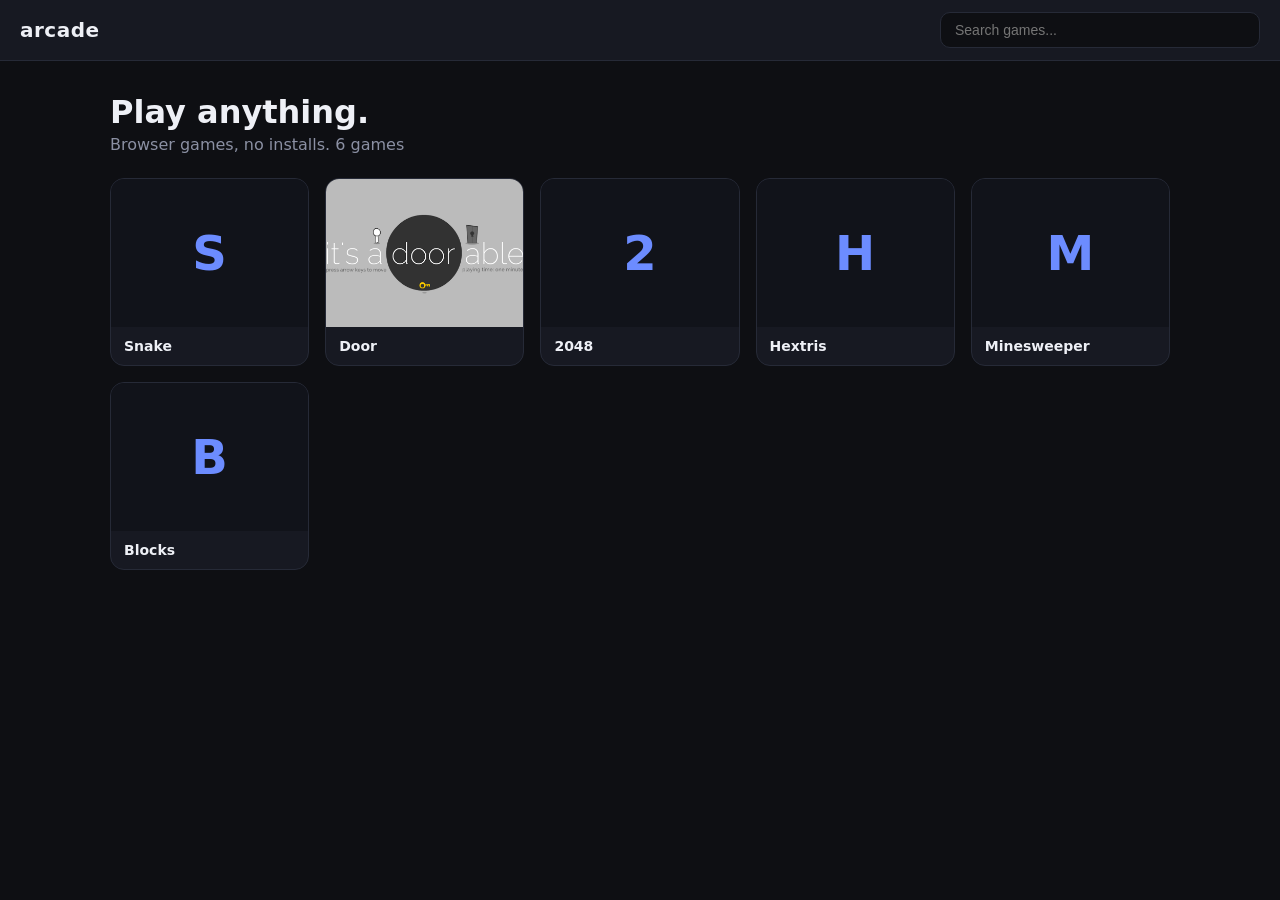
<file: index.html>
<!DOCTYPE html>
<html lang="en">
<head>
<meta charset="UTF-8">
<meta name="viewport" content="width=device-width, initial-scale=1">
<title>Arcade</title>
<link rel="stylesheet" href="style.css">
</head>
<body>
<header class="bar">
  <div class="logo">arcade</div>
  <input id="q" class="search" type="search" placeholder="Search games..." autocomplete="off">
</header>

<main>
  <section class="hero">
    <h1>Play anything.</h1>
    <p>Browser games, no installs. <span id="count"></span></p>
  </section>
  <div id="grid" class="grid"></div>
  <p id="empty" class="empty" hidden>No games found.</p>
</main>

<script>
fetch('games.json').then(r => r.json()).then(games => {
  const grid = document.getElementById('grid');
  const q = document.getElementById('q');
  const empty = document.getElementById('empty');
  document.getElementById('count').textContent = games.length + ' games';

  function render() {
    const term = q.value.trim().toLowerCase();
    const list = games.filter(g => (g.title + ' ' + (g.tags || []).join(' ')).toLowerCase().includes(term));
    grid.innerHTML = '';
    list.forEach(g => {
      const a = document.createElement('a');
      a.className = 'card';
      a.href = 'play.html?g=' + encodeURIComponent(g.id);
      const thumb = document.createElement('div');
      thumb.className = 'thumb';
      if (g.thumb) {
        const img = document.createElement('img');
        img.src = g.thumb; img.alt = ''; img.loading = 'lazy';
        thumb.appendChild(img);
      } else {
        thumb.textContent = g.title.charAt(0).toUpperCase();
      }
      const t = document.createElement('div');
      t.className = 'title';
      t.textContent = g.title;
      a.append(thumb, t);
      grid.appendChild(a);
    });
    empty.hidden = list.length > 0;
  }
  q.addEventListener('input', render);
  render();
});
</script>
</body>
</html>
</file>
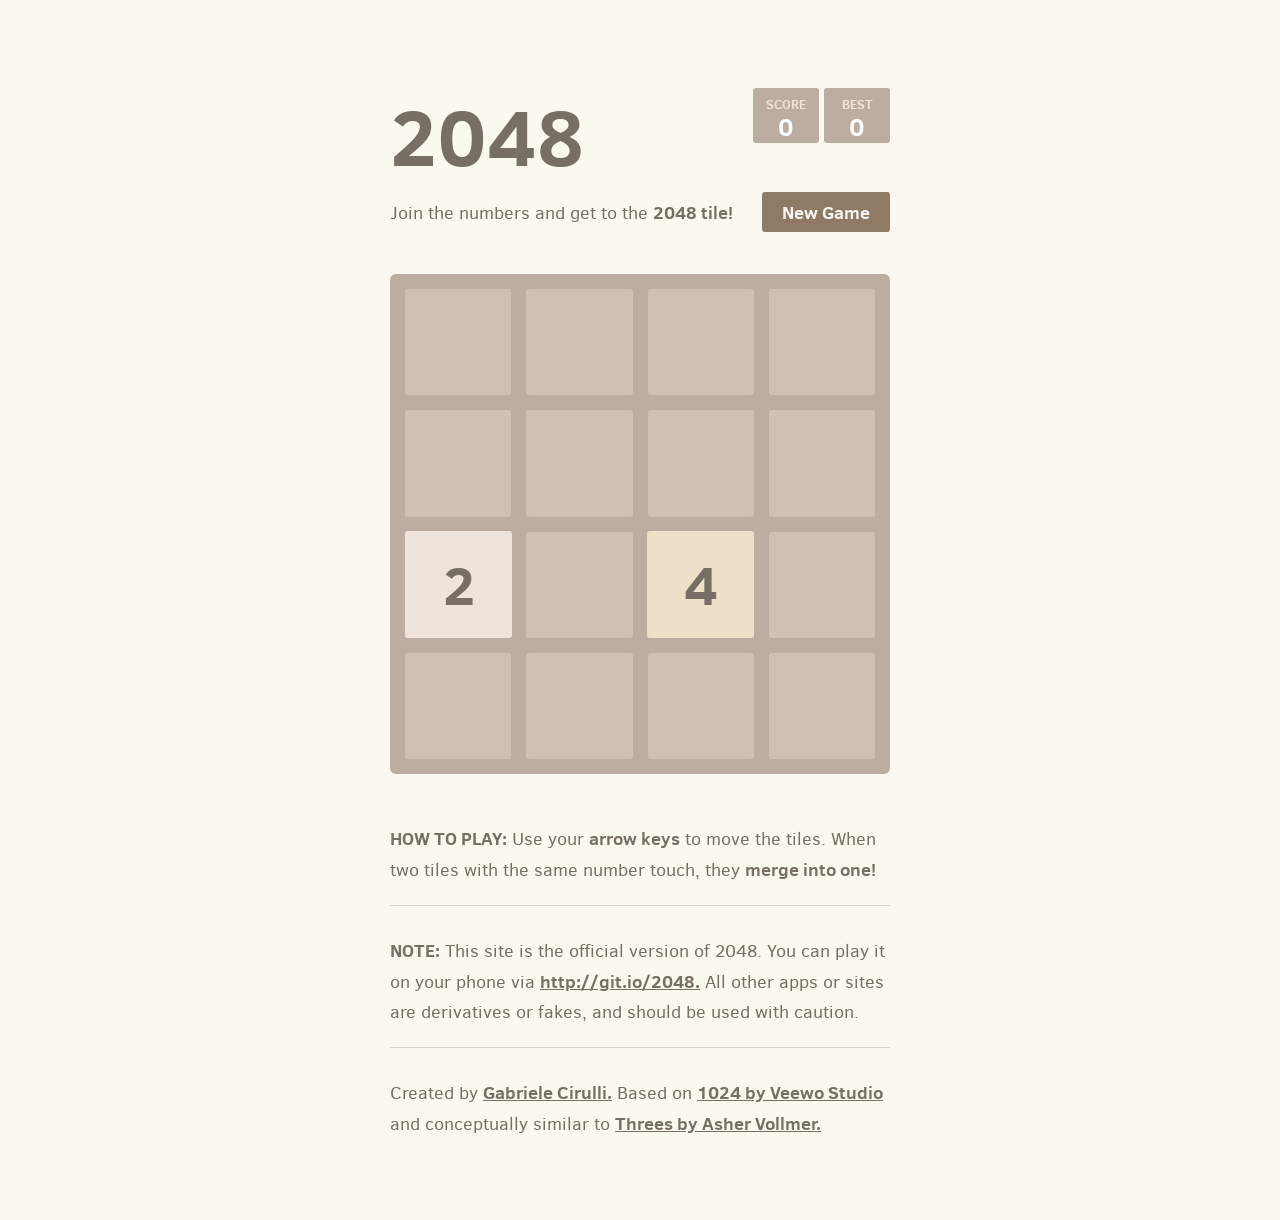
<file: games/2048/index.html>
<!DOCTYPE html>
<html>
<head>
  <meta charset="utf-8">
  <title>2048</title>

  <link href="style/main.css" rel="stylesheet" type="text/css">
  <link rel="shortcut icon" href="favicon.ico">
  <link rel="apple-touch-icon" href="meta/apple-touch-icon.png">
  <link rel="apple-touch-startup-image" href="meta/apple-touch-startup-image-640x1096.png" media="(device-width: 320px) and (device-height: 568px) and (-webkit-device-pixel-ratio: 2)"> <!-- iPhone 5+ -->
  <link rel="apple-touch-startup-image" href="meta/apple-touch-startup-image-640x920.png"  media="(device-width: 320px) and (device-height: 480px) and (-webkit-device-pixel-ratio: 2)"> <!-- iPhone, retina -->
  <meta name="apple-mobile-web-app-capable" content="yes">
  <meta name="apple-mobile-web-app-status-bar-style" content="black">

  <meta name="HandheldFriendly" content="True">
  <meta name="MobileOptimized" content="320">
  <meta name="viewport" content="width=device-width, target-densitydpi=160dpi, initial-scale=1.0, maximum-scale=1, user-scalable=no, minimal-ui">
</head>
<body>
  <div class="container">
    <div class="heading">
      <h1 class="title">2048</h1>
      <div class="scores-container">
        <div class="score-container">0</div>
        <div class="best-container">0</div>
      </div>
    </div>

    <div class="above-game">
      <p class="game-intro">Join the numbers and get to the <strong>2048 tile!</strong></p>
      <a class="restart-button">New Game</a>
    </div>

    <div class="game-container">
      <div class="game-message">
        <p></p>
        <div class="lower">
	        <a class="keep-playing-button">Keep going</a>
          <a class="retry-button">Try again</a>
        </div>
      </div>

      <div class="grid-container">
        <div class="grid-row">
          <div class="grid-cell"></div>
          <div class="grid-cell"></div>
          <div class="grid-cell"></div>
          <div class="grid-cell"></div>
        </div>
        <div class="grid-row">
          <div class="grid-cell"></div>
          <div class="grid-cell"></div>
          <div class="grid-cell"></div>
          <div class="grid-cell"></div>
        </div>
        <div class="grid-row">
          <div class="grid-cell"></div>
          <div class="grid-cell"></div>
          <div class="grid-cell"></div>
          <div class="grid-cell"></div>
        </div>
        <div class="grid-row">
          <div class="grid-cell"></div>
          <div class="grid-cell"></div>
          <div class="grid-cell"></div>
          <div class="grid-cell"></div>
        </div>
      </div>

      <div class="tile-container">

      </div>
    </div>

    <p class="game-explanation">
      <strong class="important">How to play:</strong> Use your <strong>arrow keys</strong> to move the tiles. When two tiles with the same number touch, they <strong>merge into one!</strong>
    </p>
    <hr>
    <p>
    <strong class="important">Note:</strong> This site is the official version of 2048. You can play it on your phone via <a href="http://git.io/2048">http://git.io/2048.</a> All other apps or sites are derivatives or fakes, and should be used with caution.
    </p>
    <hr>
    <p>
    Created by <a href="http://gabrielecirulli.com" target="_blank">Gabriele Cirulli.</a> Based on <a href="https://itunes.apple.com/us/app/1024!/id823499224" target="_blank">1024 by Veewo Studio</a> and conceptually similar to <a href="http://asherv.com/threes/" target="_blank">Threes by Asher Vollmer.</a>
    </p>
  </div>

  <script src="js/bind_polyfill.js"></script>
  <script src="js/classlist_polyfill.js"></script>
  <script src="js/animframe_polyfill.js"></script>
  <script src="js/keyboard_input_manager.js"></script>
  <script src="js/html_actuator.js"></script>
  <script src="js/grid.js"></script>
  <script src="js/tile.js"></script>
  <script src="js/local_storage_manager.js"></script>
  <script src="js/game_manager.js"></script>
  <script src="js/application.js"></script>
</body>
</html>
</file>
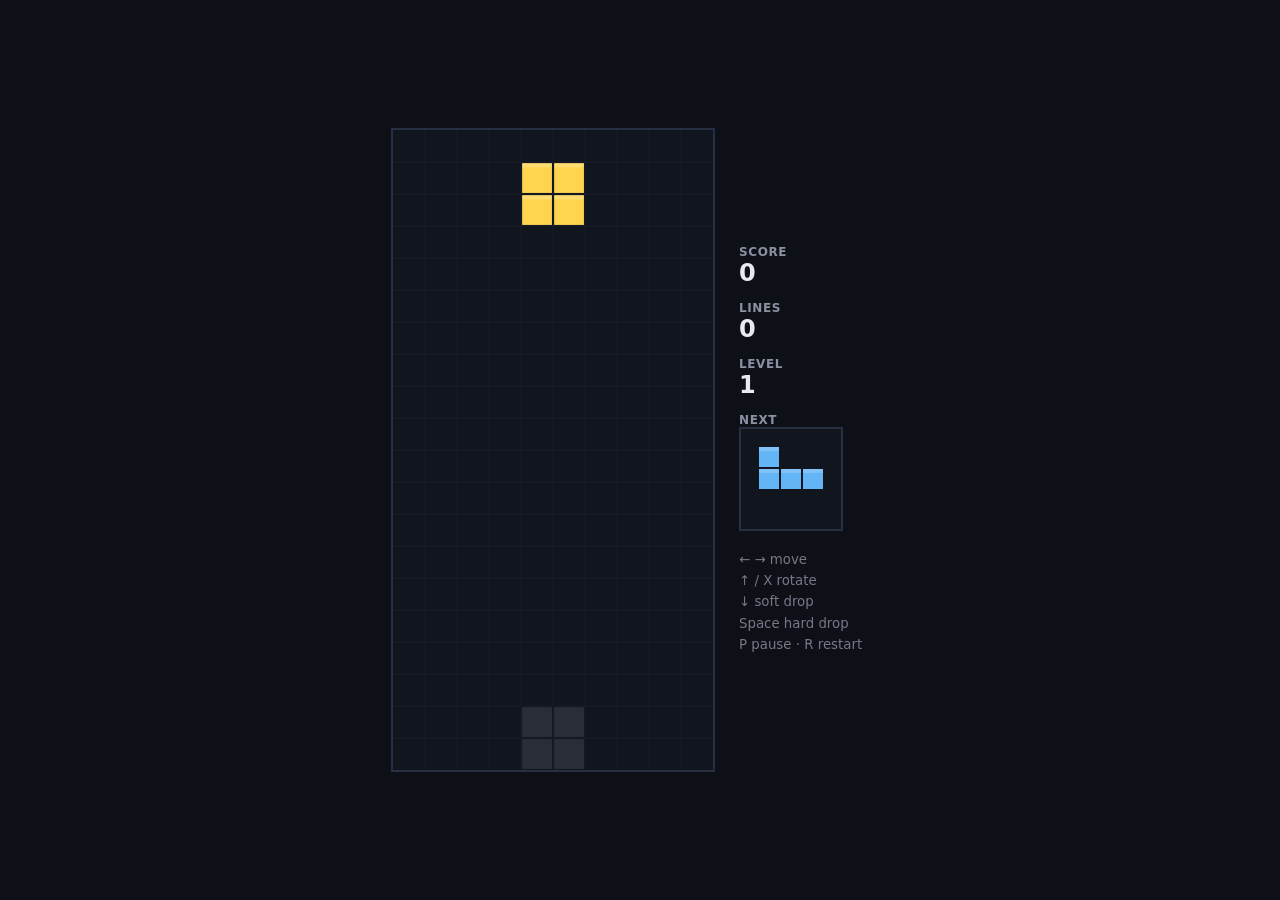
<file: games/blocks/index.html>
<!DOCTYPE html>
<html><head><meta charset="utf-8"><meta name="viewport" content="width=device-width,initial-scale=1">
<title>Blocks</title>
<style>
html,body{margin:0;height:100%;background:#0d1017;color:#e8eaf0;font-family:system-ui,sans-serif;display:flex;align-items:center;justify-content:center;gap:24px}
canvas{background:#11151e;border:2px solid #263042;height:min(88vh,640px);width:auto;aspect-ratio:1/2}
#side{width:150px}
#side div{margin-bottom:14px}
#side b{display:block;font-size:12px;color:#8b90a3;font-weight:600;text-transform:uppercase;letter-spacing:.6px}
#side span{font-size:24px;font-weight:800}
#next{width:100px;height:100px;aspect-ratio:1;border:2px solid #263042}
small{color:#778;display:block;line-height:1.6}
</style></head><body>
<canvas id="c" width="300" height="600"></canvas>
<div id="side">
  <div><b>Score</b><span id="score">0</span></div>
  <div><b>Lines</b><span id="lines">0</span></div>
  <div><b>Level</b><span id="level">1</span></div>
  <div><b>Next</b><canvas id="next" width="100" height="100" style="height:100px"></canvas></div>
  <small>&larr; &rarr; move<br>&uarr; / X rotate<br>&darr; soft drop<br>Space hard drop<br>P pause &middot; R restart</small>
</div>
<script>
const COLS=10,ROWS=20,S=30;
const c=document.getElementById('c'),x=c.getContext('2d');
const nc=document.getElementById('next'),nx=nc.getContext('2d');
const SHAPES={
  I:[[0,0,0,0],[1,1,1,1],[0,0,0,0],[0,0,0,0]],
  O:[[1,1],[1,1]],
  T:[[0,1,0],[1,1,1],[0,0,0]],
  S:[[0,1,1],[1,1,0],[0,0,0]],
  Z:[[1,1,0],[0,1,1],[0,0,0]],
  J:[[1,0,0],[1,1,1],[0,0,0]],
  L:[[0,0,1],[1,1,1],[0,0,0]]
};
const COLORS={I:'#4dd0e1',O:'#ffd54f',T:'#ba68c8',S:'#81c784',Z:'#e57373',J:'#64b5f6',L:'#ffb74d'};
let grid,cur,nextP,score,lines,level,over,paused,bag=[],dropAcc,last;
function rnd(){if(!bag.length){bag=Object.keys(SHAPES);for(let i=bag.length-1;i>0;i--){const j=Math.random()*(i+1)|0;[bag[i],bag[j]]=[bag[j],bag[i]]}}return bag.pop()}
function piece(t){return{t,m:SHAPES[t].map(r=>r.slice()),x:((COLS-SHAPES[t][0].length)/2)|0,y:0}}
function rot(m){const n=m.length;return m.map((_,i)=>m.map((_,j)=>m[n-1-j][i]))}
function hit(p,m=p.m,px=p.x,py=p.y){
  for(let j=0;j<m.length;j++)for(let i=0;i<m[j].length;i++)if(m[j][i]){
    const gx=px+i,gy=py+j;
    if(gx<0||gx>=COLS||gy>=ROWS)return true;
    if(gy>=0&&grid[gy][gx])return true;
  }return false;
}
function reset(){
  grid=Array.from({length:ROWS},()=>Array(COLS).fill(null));
  score=0;lines=0;level=1;over=false;paused=false;bag=[];dropAcc=0;last=performance.now();
  nextP=piece(rnd());spawn();ui();
}
function spawn(){cur=nextP;nextP=piece(rnd());if(hit(cur))over=true}
function ui(){
  document.getElementById('score').textContent=score;
  document.getElementById('lines').textContent=lines;
  document.getElementById('level').textContent=level;
}
function lock(){
  cur.m.forEach((r,j)=>r.forEach((v,i)=>{if(v&&cur.y+j>=0)grid[cur.y+j][cur.x+i]=cur.t}));
  let n=0;
  for(let y=ROWS-1;y>=0;y--)if(grid[y].every(v=>v)){grid.splice(y,1);grid.unshift(Array(COLS).fill(null));n++;y++}
  if(n){score+=[0,100,300,500,800][n]*level;lines+=n;level=1+(lines/10|0)}
  ui();spawn();
}
function move(dx){if(!hit(cur,cur.m,cur.x+dx,cur.y))cur.x+=dx}
function drop(){if(!hit(cur,cur.m,cur.x,cur.y+1)){cur.y++;return true}lock();return false}
function rotate(){
  const m=rot(cur.m);
  for(const k of [0,-1,1,-2,2])if(!hit(cur,m,cur.x+k,cur.y)){cur.m=m;cur.x+=k;return}
}
function hard(){let d=0;while(!hit(cur,cur.m,cur.x,cur.y+1)){cur.y++;d++}score+=d*2;lock()}
function cell(g,px,py,col,s=S){g.fillStyle=col;g.fillRect(px+1,py+1,s-2,s-2);g.fillStyle='rgba(255,255,255,.18)';g.fillRect(px+1,py+1,s-2,4)}
function draw(){
  x.fillStyle='#11151e';x.fillRect(0,0,c.width,c.height);
  x.strokeStyle='#181d29';
  for(let i=1;i<COLS;i++){x.beginPath();x.moveTo(i*S,0);x.lineTo(i*S,c.height);x.stroke()}
  for(let j=1;j<ROWS;j++){x.beginPath();x.moveTo(0,j*S);x.lineTo(c.width,j*S);x.stroke()}
  grid.forEach((r,j)=>r.forEach((v,i)=>{if(v)cell(x,i*S,j*S,COLORS[v])}));
  if(!over){
    let gy=cur.y;while(!hit(cur,cur.m,cur.x,gy+1))gy++;
    cur.m.forEach((r,j)=>r.forEach((v,i)=>{if(v){x.fillStyle='rgba(255,255,255,.1)';x.fillRect((cur.x+i)*S+1,(gy+j)*S+1,S-2,S-2)}}));
    cur.m.forEach((r,j)=>r.forEach((v,i)=>{if(v)cell(x,(cur.x+i)*S,(cur.y+j)*S,COLORS[cur.t])}));
  }
  nx.fillStyle='#11151e';nx.fillRect(0,0,100,100);
  const m=nextP.m,sz=22,ox=(100-m[0].length*sz)/2,oy=(100-m.length*sz)/2;
  m.forEach((r,j)=>r.forEach((v,i)=>{if(v)cell(nx,ox+i*sz,oy+j*sz,COLORS[nextP.t],sz)}));
  if(over||paused){
    x.fillStyle='rgba(0,0,0,.65)';x.fillRect(0,0,c.width,c.height);
    x.fillStyle='#fff';x.textAlign='center';x.font='800 28px system-ui';
    x.fillText(over?'Game over':'Paused',c.width/2,c.height/2-6);
    x.font='600 14px system-ui';x.fillStyle='#aab';
    x.fillText(over?'Press R to play again':'Press P to resume',c.width/2,c.height/2+20);
  }
}
function frame(t){
  const dt=Math.min(100,t-last);last=t;
  if(!over&&!paused){
    dropAcc+=dt;const iv=Math.max(80,800-(level-1)*70);
    while(dropAcc>=iv&&!over){dropAcc-=iv;drop()}
  }
  draw();requestAnimationFrame(frame);
}
addEventListener('keydown',e=>{
  const k=e.key.toLowerCase();
  if(k==='r'){reset();return}
  if(k==='p'){if(!over)paused=!paused;return}
  if(over||paused)return;
  if(k==='arrowleft'||k==='a')move(-1);
  else if(k==='arrowright'||k==='d')move(1);
  else if(k==='arrowdown'||k==='s'){if(drop())score++;ui();dropAcc=0}
  else if(k==='arrowup'||k==='x'||k==='w')rotate();
  else if(k===' ')hard();
  else return;
  e.preventDefault();
});
reset();requestAnimationFrame(frame);
</script></body></html>
</file>
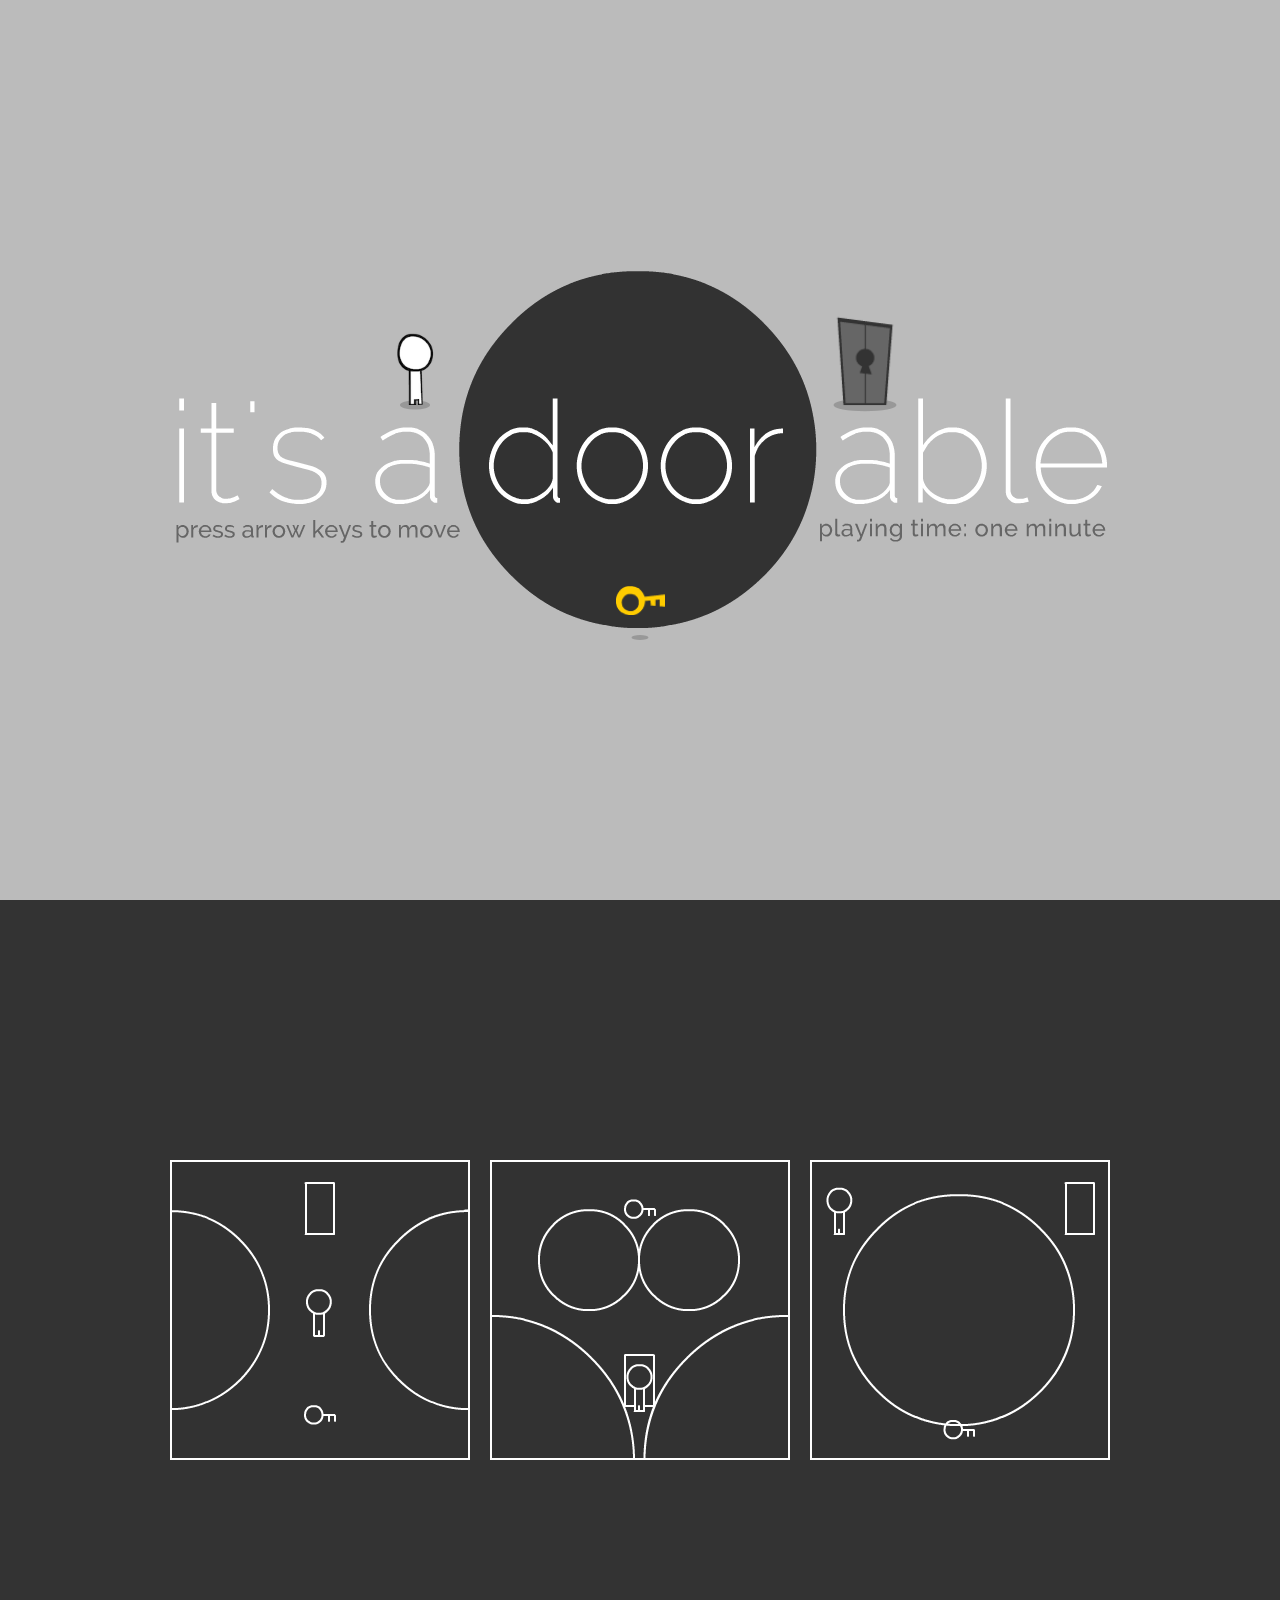
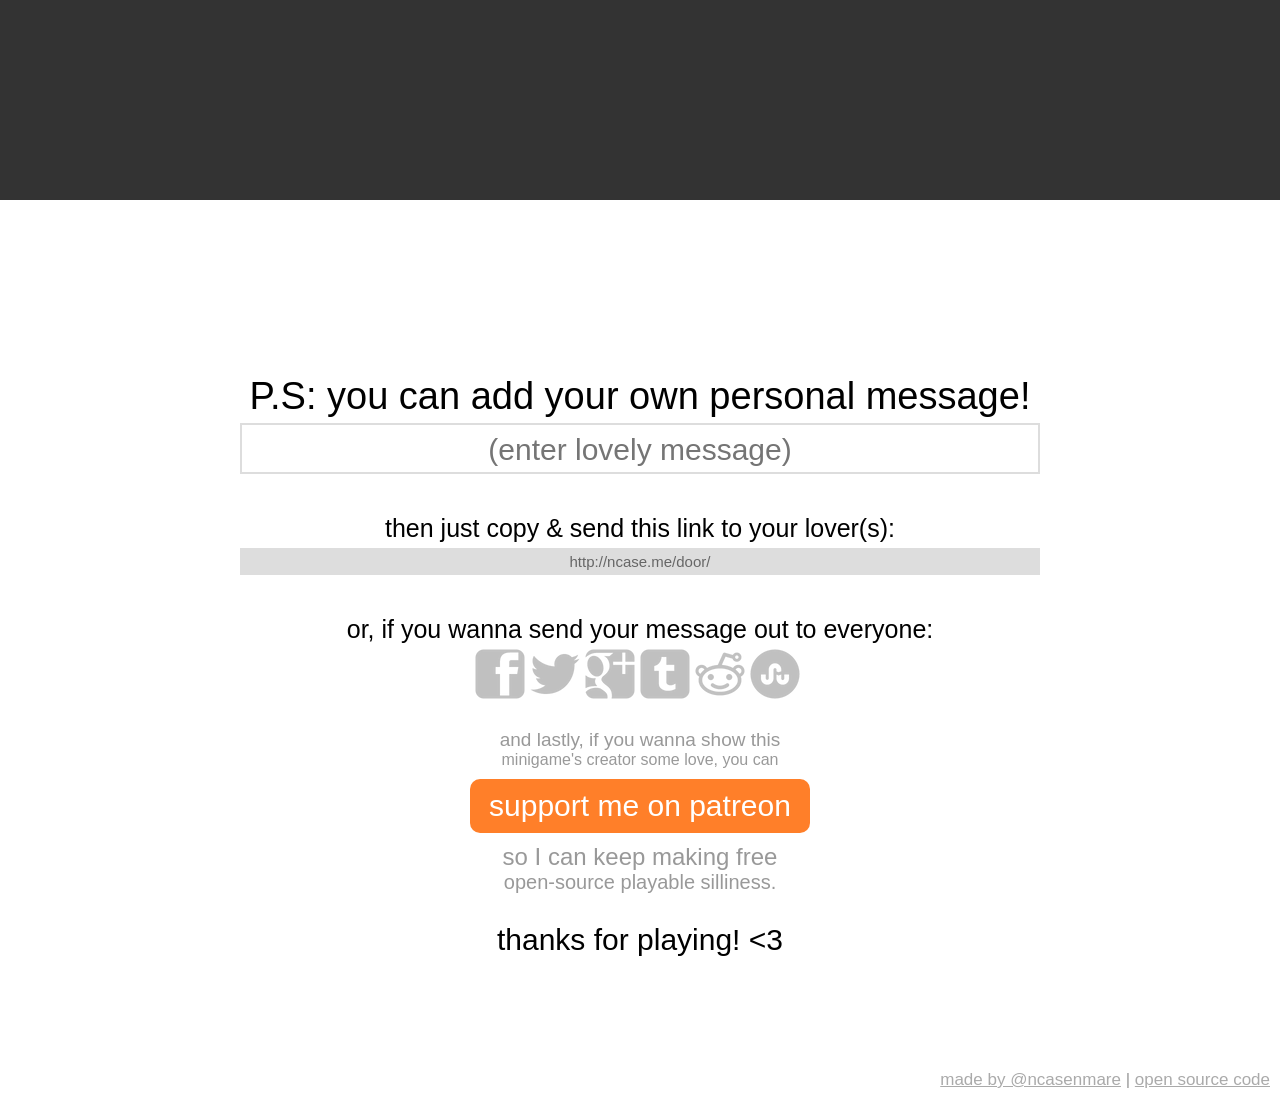
<file: games/door/index.html>
<!doctype>
<html>
<head>

	<!-- Place this data between the <head> tags of your website -->
	<title>it's a(door)able</title>
	<meta name="description" content="a one-minute minigame."/>
	<link rel="icon" type="image/png" href="favicon.png">

	<!-- Schema.org markup for Google+ -->
	<meta itemprop="name" content="it's a(door)able">
	<meta itemprop="description" content="a one-minute minigame.">
	<meta itemprop="image" content="http://ncase.me/door/thumbnail.png">

	<!-- Open Graph data -->
	<meta property="og:title" content="it's a(door)able">
	<meta property="og:type" content="website">
	<meta property="og:url" content="http://ncase.me/door/">
	<meta property="og:image" content="http://ncase.me/door/thumbnail.png">
	<meta property="og:description" content="a one-minute minigame.">
	<meta property="og:site_name" content="it's a(door)able">

	<!-- Style -->
	<link rel="stylesheet" type="text/css" href="css/index.css"> 

</head>
<body>

	<div id="loading"><div>LOADING</div></div>

	<div id="whole_container">

		<!--span style="display:none"-->
		<div id="screen_one">
			<canvas id="canvas_intro"></canvas>
		</div>

		<div id="screen_two">
			<div id="canvas_container">

				<canvas id="canvas_1" width="300" height="380"></canvas>
				<canvas id="canvas_2" width="300" height="380"></canvas>
				<canvas id="canvas_3" width="300" height="380" style="margin:0"></canvas>
				
				<div id="valentines_text"></div>
				<div id="rewind_text">rewinding...</div>
				<div id="replay_text">playing back...</div>

			</div>
		</div>
		<!--/span-->

		<div id="screen_three">

			<div id="bottom">
				<a href="https://twitter.com/ncasenmare">made by @ncasenmare</a>
				|
				<a href="https://github.com/ncase/door">open source code</a>
			</div>

			<div id="end_container">
				
				<span style="font-size:38px;">P.S: you can add your own personal message!</span>
				<input id="your_message" placeholder="(enter lovely message)"></input>
				
				<span>then just copy &amp; send this link to your lover(s):</span>
				<input id="your_link" readonly></input>

				<span>or, if you wanna send your message out to everyone:</span>
				<div id="share">
					<div id="share_facebook" onclick="return socialShare.call(this,event,'facebook');"></div>
					<div id="share_twitter" onclick="return socialShare.call(this,event,'twitter');"></div>
					<div id="share_plus" onclick="return socialShare.call(this,event,'plus');"></div>
					<div id="share_tumblr" onclick="return socialShare.call(this,event,'tumblr');"></div>
					<div id="share_reddit" onclick="return socialShare.call(this,event,'reddit');"></div>
					<div id="share_stumbleupon" onclick="return socialShare.call(this,event,'stumbleupon');"></div>
				</div>

				<span style="font-size:10px;color: #999;">
					<span style="font-size: 19px;">and lastly, if you wanna show this</span>
					<br>
					<span style="font-size: 16px;">minigame's creator some love, you can</span>
					<br>
					<a href="https://www.patreon.com/ncase" target="_blank" style="text-decoration: none;">
						<div id="support">support me on patreon</div>
					</a>
					<span style="font-size: 24px;">so I can keep making free</span>
					<br>
					<span style="font-size: 20px;">open-source playable silliness.</span>
				</span>

				<br>
				<br>

				<span style="font-size:30px">
					thanks for playing! &lt;3
				</span>

			</div>
		</div>
		
	</div>
</body>
</html>

<script src="js/Key.js"></script>
<script src="js/game.js"></script>
<script src="js/popup.js"></script>
<script src="js/soundjs-0.6.0.min.js"></script>

<script>
//STAGE = 4;
</script>
</file>
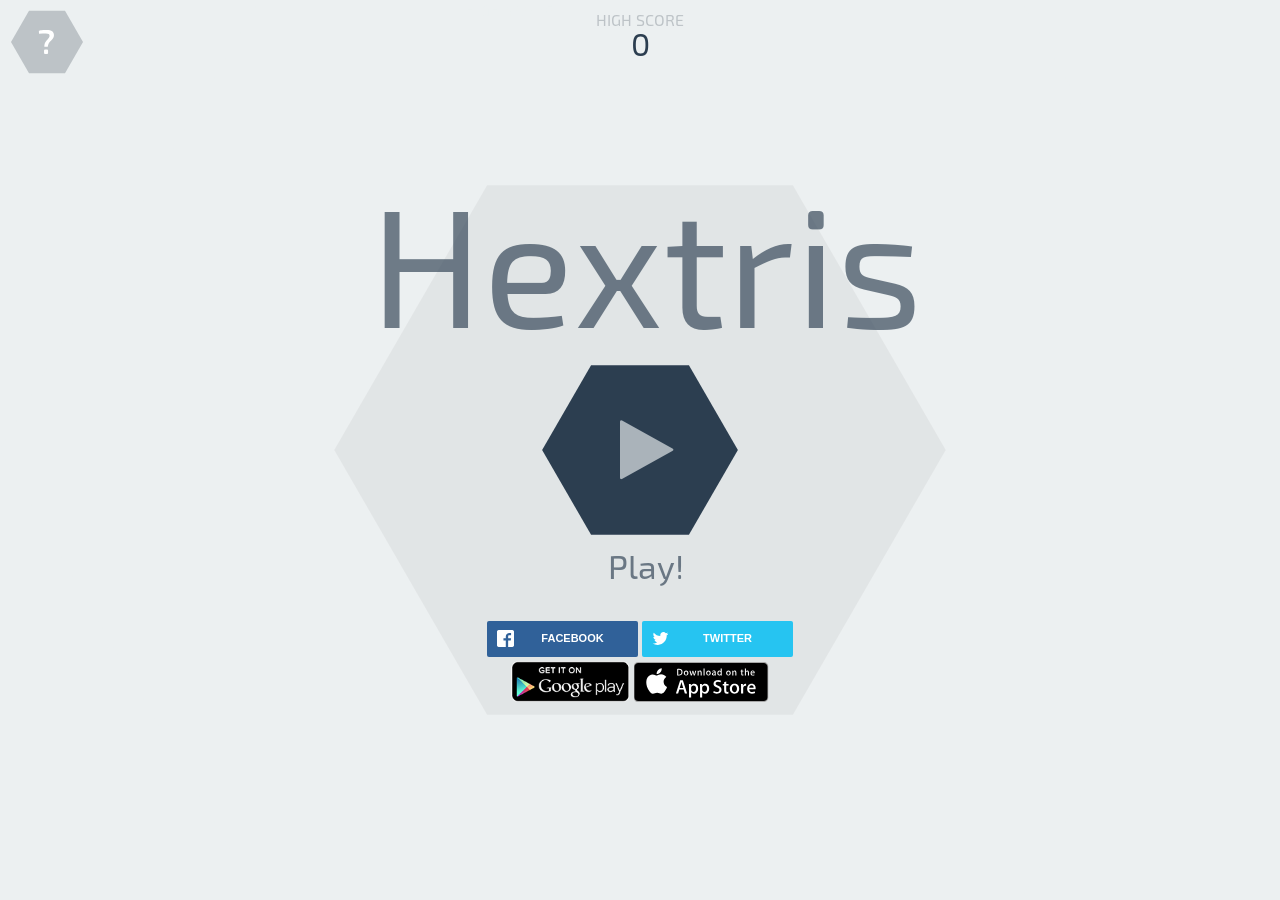
<file: games/hextris/index.html>
<!DOCTYPE html>
<html lang='en'>
	<head>
		<title>Hextris</title>
		<meta name="description" content="An addictive puzzle game inspired by Tetris.">
		<link rel="manifest" href="manifest.webmanifest">
		<meta name="apple-itunes-app" content="app-id=903769553"/>
		<meta name="apple-mobile-web-app-title" content="Hextris">
		<meta name="apple-mobile-web-app-capable" content="yes">
		<link rel="apple-touch-icon" sizes="120x120" href="images/icons/apple-touch-120.png">
		<link rel="apple-touch-icon" sizes="152x152" href="images/icons/apple-touch-152.png">
		<link rel="apple-touch-icon" sizes="167x167" href="images/icons/apple-touch-167.png">
		<link rel="apple-touch-icon" sizes="180x180" href="images/icons/apple-touch-180.png">
		<link rel="apple-touch-icon" sizes="512x512" href="images/icons/apple-touch-512.png">
		<meta name="viewport" content="width=device-width, initial-scale=1, maximum-scale=1, user-scalable=0, minimal-ui"/>
		<meta property="og:url" content="http://hextris.github.io/hextris/"/>
		<meta property="og:site_name" content="Hextris"/>
		<meta property="og:title" content="Hextris"/>
		<meta property="og:description" content="An addictive puzzle game inspired by Tetris."/>
		<meta property="og:type" content="website"/>
		<meta property="og:author" content="https://www.facebook.com/hextris"/>
		<meta property="og:image" content="http://hextris.github.io/hextris/images/facebook-opengraph.png"/>
		<meta property="og:image:width" content="1200"/>
		<meta property="og:image:height" content="630"/>
		<meta property="twitter:card" content="summary"/>
		<meta property="twitter:site" content="@hextris"/>
		<meta property="twitter:site:id" content="2742209678"/>
		<meta property="twitter:creator" content="@hextris"/>
		<meta property="twitter:creator:id" content="2742209678"/>
		<meta property="twitter:domain" content="http://hextris.github.io"/>
		<meta property="twitter:title" content="Hextris"/>
		<meta property="twitter:description" content="An addictive puzzle game inspired by Tetris."/>
		<meta property="twitter:image:src" content="http://hextris.github.io/hextris/images/twitter-opengraph.png"/>
		<meta property="twitter:image:width" content="512"/>
		<meta property="twitter:image:height" content="512"/>
		<meta property="twitter:app:id:iphone" content="id903769553">
		<meta property="twitter:app:id:ipad" content="id903769553">
		<meta property="twitter:app:id:googleplay" content="com.hextris.hextris">
		<meta property="twitter:app:country" content="us">
		<meta property="twitter:app:url:iphone" content="itunes.apple.com/us/app/id903769553?mt=8">
		<meta property="twitter:app:url:ipad" content="itunes.apple.com/us/app/id903769553?mt=8">
		<meta property="twitter:app:url:googleplay" content="https://play.google.com/store/apps/details?id=com.hextris.hextris">
		<link rel="icon" type="image/png" href="favicon.ico">
		<link rel="stylesheet" href="style/fa/css/font-awesome.min.css">
		<link rel="stylesheet" type="text/css" href="style/style.css">
		<script type='text/javascript' src="vendor/hammer.min.js"></script>
		<script type='text/javascript' src="vendor/js.cookie.js"></script>
		<script type='text/javascript' src="vendor/jsonfn.min.js"></script>
		<script type='text/javascript' src="vendor/keypress.min.js"></script>
		<script type='text/javascript' src="vendor/jquery.js"></script>
		<script type='text/javascript' src="js/save-state.js"></script>
		<script type='text/javascript' src="js/view.js"></script>
		<script type='text/javascript' src="js/wavegen.js"></script>
		<script type='text/javascript' src="js/math.js"></script>
		<script type='text/javascript' src="js/Block.js"></script>
		<script type='text/javascript' src="js/Hex.js"></script>
		<script type='text/javascript' src="js/Text.js"></script>
		<script type='text/javascript' src="js/comboTimer.js"></script>
		<script type='text/javascript' src="js/checking.js"></script>
		<script type='text/javascript' src='js/update.js'></script>
		<script type='text/javascript' src='js/render.js'></script>
		<script type='text/javascript' src="js/input.js"></script>
		<script type='text/javascript' src="js/main.js"></script>
		<script type='text/javascript' src="js/initialization.js"></script>
		<script src="vendor/sweet-alert.min.js"></script>
		<link rel="stylesheet" href="style/rrssb.css"/>
	</head>
	<body>
		<canvas id="canvas"></canvas>
		<div id="overlay" class="faded overlay"></div>
		<div id='startBtn' ></div>
		<div id="helpScreen" class='unselectable'>
			<div id='inst_main_body'></div>
		</div>
		<img id="openSideBar" class='helpText' src="./images/btn_help.svg"/>
		<div class="faded overlay"></div>
		<img id="pauseBtn" src="./images/btn_pause.svg"/>
		<img id='restartBtn' src="./images/btn_restart.svg"/>
		<div id='HIGHSCORE'>HIGH SCORE</div>
		<div id='highScoreInGameText'>
			<div id='highScoreInGameTextHeader'>HIGH SCORE</div><div id='currentHighScore'>10292</div>
		</div>
		<div id="gameoverscreen">
			<div id='container'>
				<div id='gameOverBox' class='GOTitle'>GAME OVER</div>
				<div id='cScore'>1843</div>
				<div id='highScoresTitle' class='GOTitle'>HIGH SCORES</div>
				<div class='score'><span class='scoreNum'>1.</span> <div id="1place" style="display:inline;">0</div></div>
				<div class='score'><span class='scoreNum'>2.</span> <div id="2place" style="display:inline;">0</div></div>
				<div class='score'><span class='scoreNum'>3.</span> <div id="3place" style="display:inline;">0</div></div>
			</div>
			<div id='bottomContainer'>
				<img id='restart' src='./images/btn_restart.svg' height='57px'>
				<div id='socialShare'>
					<?xml version="1.0" encoding="UTF-8" standalone="no"?>
					<svg width="224.6377px" height="57px"  viewBox="0 0 255 65" version="1.1" xmlns="http://www.w3.org/2000/svg" xmlns:xlink="http://www.w3.org/1999/xlink">
						<title>Share button</title>
						<defs>
						</defs>
						<g id="Page-1" stroke="none" stroke-width="1" fill="none" fill-rule="evenodd" sketch:type="MSPage">
							<g id="Game-over-" sketch:type="MSArtboardGroup" transform="translate(-95.000000, -565.000000)">
								<g id="Share-button" sketch:type="MSLayerGroup" transform="translate(95.000000, 565.000000)">
								<a style="cursor:pointer;"class="popup" onclick="window.open('https://twitter.com/intent/tweet?text=Can you beat my score of '+ score +' points at&button_hashtag=hextris ? http://hextris.github.io/hextris @hextris','name','width=600,height=400')" ><polygon  id="Score-hex-2" fill="#3498DB" sketch:type="MSShapeGroup" transform="translate(127.661316, 32.500000) rotate(-90.000000) translate(-127.661316, -32.500000) " points="127.661316 -94.814636 160.137269 -76.064636 160.137269 141.064636 127.661317 159.814636 95.185364 141.064636 95.1853635 -76.064636 "></polygon></a>
									<text style="cursor:pointer;"class="popup" onclick="window.open('https://twitter.com/intent/tweet?text=Can you beat my score of '+ score +' points at&button_hashtag=hextris ? http://hextris.github.io/hextris @hextris','name','width=600,height=400')" id="SHARE-MY-SCORE!" sketch:type="MSTextLayer" font-family="Exo" font-size="16" font-weight="420" fill="#FFFFFF">
										<tspan x="67" y="39">SHARE MY SCORE!</tspan>
									</text>
								</g>
							</g>
						</g>
					</svg>
				</div>
				<div id='buttonCont'>
					<ul class="rrssb-buttons">
						<li class="rrssb-facebook">
							<a href='http://www.facebook.com/sharer.php?s=100
								&p[url]=hextris.io' class="popup">
								<span class="rrssb-icon">
									<svg xmlns="http://www.w3.org/2000/svg" preserveAspectRatio="xMidYMid" width="29" height="29" viewBox="0 0 29 29">
										<path d="M26.4 0H2.6C1.714 0 0 1.715 0 2.6v23.8c0 .884 1.715 2.6 2.6 2.6h12.393V17.988h-3.996v-3.98h3.997v-3.062c0-3.746 2.835-5.97 6.177-5.97 1.6 0 2.444.173 2.845.226v3.792H21.18c-1.817 0-2.156.9-2.156 2.168v2.847h5.045l-.66 3.978h-4.386V29H26.4c.884 0 2.6-1.716 2.6-2.6V2.6c0-.885-1.716-2.6-2.6-2.6z"
										class="cls-2" fill-rule="evenodd"/>
									</svg>
								</span>
								<span class="rrssb-text">facebook</span>
							</a>
						</li>
						<li class="rrssb-twitter">
							<a href="http://twitter.com/home?status=Play Hextris! - http://hextris.github.io/ #hextris"
							class="popup">
								<span class="rrssb-icon">
									<svg xmlns="http://www.w3.org/2000/svg" width="28" height="28" viewBox="0 0 28 28">
										<path d="M24.253 8.756C24.69 17.08 18.297 24.182 9.97 24.62c-3.122.162-6.22-.646-8.86-2.32 2.702.18 5.375-.648 7.507-2.32-2.072-.248-3.818-1.662-4.49-3.64.802.13 1.62.077 2.4-.154-2.482-.466-4.312-2.586-4.412-5.11.688.276 1.426.408 2.168.387-2.135-1.65-2.73-4.62-1.394-6.965C5.574 7.816 9.54 9.84 13.802 10.07c-.842-2.738.694-5.64 3.434-6.48 2.018-.624 4.212.043 5.546 1.682 1.186-.213 2.318-.662 3.33-1.317-.386 1.256-1.248 2.312-2.4 2.942 1.048-.106 2.07-.394 3.02-.85-.458 1.182-1.343 2.15-2.48 2.71z"
										/>
									</svg>
								</span>
								<span class="rrssb-text">twitter</span>
							</a>
						</li>
				</ul>
					<div id='badges'>
						<a href="https://play.google.com/store/apps/details?id=com.hextris.hextris" ><img id='androidBadge' src='images/android.png'/></a>
						<a href ="https://itunes.apple.com/us/app/hextris/id903769553?mt=8"><img id='iOSBadge'  src='images/appstore.svg'/></a>
					</div>
				</div>
			</div>
		</div>
			<script type="text/javascript">
				(function addRussianSocialShare(){
					var lang=navigator.language || navigator.userLanguage;
					if (lang.substr(0, 2) == 'ru') {
						$('.rrssb-facebook').remove();
						var n=$.parseHTML('<li class="rrssb-vk"><a href="http://vk.com/share.php?url=http://kurtnoble.com/labs/rrssb/index.html" class="popup"><span class="rrssb-icon"><svg xmlns="http://www.w3.org/2000/svg" width="28" height="28" viewBox="70 70 378.7 378.7"><path d="M254.998 363.106h21.217s6.408-.706 9.684-4.23c3.01-3.24 2.914-9.32 2.914-9.32s-.415-28.47 12.796-32.663c13.03-4.133 29.755 27.515 47.482 39.685 13.407 9.206 23.594 7.19 23.594 7.19l47.407-.662s24.797-1.53 13.038-21.027c-.96-1.594-6.85-14.424-35.247-40.784-29.728-27.59-25.743-23.126 10.063-70.85 21.807-29.063 30.523-46.806 27.8-54.405-2.596-7.24-18.636-5.326-18.636-5.326l-53.375.33s-3.96-.54-6.892 1.216c-2.87 1.716-4.71 5.726-4.71 5.726s-8.452 22.49-19.714 41.618c-23.77 40.357-33.274 42.494-37.16 39.984-9.037-5.842-6.78-23.462-6.78-35.983 0-39.112 5.934-55.42-11.55-59.64-5.802-1.4-10.076-2.327-24.915-2.48-19.046-.192-35.162.06-44.29 4.53-6.072 2.975-10.757 9.6-7.902 9.98 3.528.47 11.516 2.158 15.75 7.92 5.472 7.444 5.28 24.154 5.28 24.154s3.145 46.04-7.34 51.758c-7.193 3.922-17.063-4.085-38.253-40.7-10.855-18.755-19.054-39.49-19.054-39.49s-1.578-3.873-4.398-5.947c-3.42-2.51-8.2-3.307-8.2-3.307l-50.722.33s-7.612.213-10.41 3.525c-2.488 2.947-.198 9.036-.198 9.036s39.707 92.902 84.672 139.72c41.234 42.93 88.048 40.112 88.048 40.112"/></svg></span><span class="rrssb-text">vk.com</span></a></li>');
						$('.rrssb-buttons').prepend(n);
					}})()
			</script>
		<script type="text/javascript" src='vendor/rrssb.min.js'></script>
	</body>
</html>
</file>
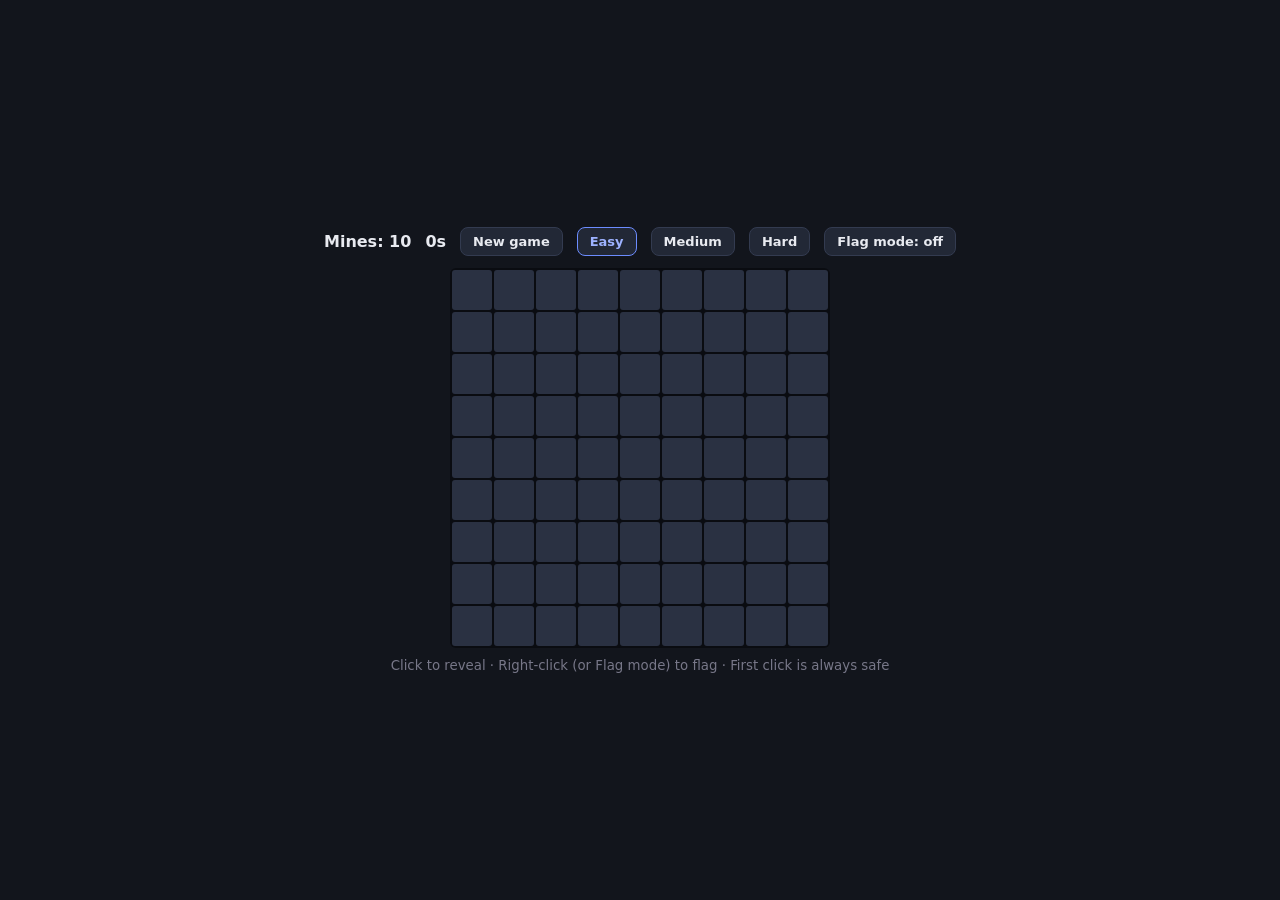
<file: games/minesweeper/index.html>
<!DOCTYPE html>
<html><head><meta charset="utf-8"><meta name="viewport" content="width=device-width,initial-scale=1">
<title>Minesweeper</title>
<style>
html,body{margin:0;height:100%;background:#12151c;color:#e8eaf0;font-family:system-ui,sans-serif;display:flex;flex-direction:column;align-items:center;justify-content:center;user-select:none}
#top{display:flex;gap:14px;align-items:center;margin-bottom:12px;font-weight:700}
#top button{background:#222836;color:#e8eaf0;border:1px solid #333b50;border-radius:8px;padding:6px 12px;font:600 13px system-ui;cursor:pointer}
#top button.on{border-color:#6c8cff;color:#9db2ff}
#board{display:grid;gap:2px;background:#0a0c11;padding:2px;border-radius:6px}
.c{width:var(--s);height:var(--s);display:grid;place-items:center;background:#2a3142;border-radius:3px;font:800 calc(var(--s)*.55) system-ui;cursor:pointer}
.c:hover{background:#343c52}
.c.o{background:#161a24;cursor:default}
.c.m{background:#7a2230}
.n1{color:#6cb6ff}.n2{color:#5fd68a}.n3{color:#ff7b72}.n4{color:#b392f0}.n5{color:#ffa657}.n6{color:#39c5cf}.n7{color:#ddd}.n8{color:#999}
small{color:#778;margin-top:10px}
</style></head><body>
<div id="top">
  <span id="mines">Mines: 0</span><span id="time">0s</span>
  <button id="reset">New game</button>
  <button data-d="0" class="on">Easy</button><button data-d="1">Medium</button><button data-d="2">Hard</button>
  <button id="flagmode">Flag mode: off</button>
</div>
<div id="board"></div>
<small>Click to reveal &middot; Right-click (or Flag mode) to flag &middot; First click is always safe</small>
<script>
const LEVELS=[[9,9,10],[16,16,40],[24,16,70]]; // cols, rows, mines
let W,H,M,cells,over,started,flags,timer,secs,flagMode=false,lvl=0;
const boardEl=document.getElementById('board');
function start(){
  [W,H,M]=LEVELS[lvl];
  cells=[];for(let i=0;i<W*H;i++)cells.push({m:false,o:false,f:false,n:0});
  over=false;started=false;flags=0;secs=0;clearInterval(timer);
  document.getElementById('time').textContent='0s';
  const s=Math.max(22,Math.min(40,Math.floor(Math.min(innerWidth-40,(innerHeight-130))/Math.max(W,H))));
  boardEl.style.setProperty('--s',s+'px');
  boardEl.style.gridTemplateColumns='repeat('+W+',var(--s))';
  boardEl.innerHTML='';
  cells.forEach((c,i)=>{
    const d=document.createElement('div');d.className='c';
    d.onclick=()=>click(i);
    d.oncontextmenu=e=>{e.preventDefault();flag(i)};
    c.el=d;boardEl.appendChild(d);
  });
  info();
}
function info(){document.getElementById('mines').textContent='Mines: '+(M-flags)}
function neighbors(i){
  const x=i%W,y=(i/W)|0,r=[];
  for(let dy=-1;dy<=1;dy++)for(let dx=-1;dx<=1;dx++){
    if(!dx&&!dy)continue;const nx=x+dx,ny=y+dy;
    if(nx>=0&&ny>=0&&nx<W&&ny<H)r.push(ny*W+nx);
  }return r;
}
function place(safe){
  const ban=new Set([safe,...neighbors(safe)]);let n=0;
  while(n<M){const i=Math.random()*W*H|0;if(!cells[i].m&&!ban.has(i)){cells[i].m=true;n++}}
  cells.forEach((c,i)=>c.n=neighbors(i).filter(j=>cells[j].m).length);
}
function click(i){
  if(over)return;
  if(flagMode){flag(i);return}
  const c=cells[i];if(c.f||c.o)return;
  if(!started){started=true;place(i);timer=setInterval(()=>{secs++;document.getElementById('time').textContent=secs+'s'},1000)}
  if(c.m){lose(i);return}
  reveal(i);check();
}
function reveal(i){
  const stack=[i];
  while(stack.length){
    const j=stack.pop(),c=cells[j];if(c.o||c.f)continue;
    c.o=true;c.el.classList.add('o');
    if(c.n){c.el.textContent=c.n;c.el.classList.add('n'+c.n)}
    else neighbors(j).forEach(k=>{if(!cells[k].o)stack.push(k)});
  }
}
function flag(i){
  if(over)return;const c=cells[i];if(c.o)return;
  c.f=!c.f;flags+=c.f?1:-1;c.el.textContent=c.f?'⚑':'';info();
}
function lose(hit){
  over=true;clearInterval(timer);
  cells.forEach(c=>{if(c.m){c.el.classList.add('m');c.el.textContent='✹'}});
  cells[hit].el.style.outline='2px solid #fff';
  document.getElementById('mines').textContent='Boom! Game over';
}
function check(){
  if(cells.every(c=>c.m||c.o)){
    over=true;clearInterval(timer);
    cells.forEach(c=>{if(c.m&&!c.f){c.f=true;c.el.textContent='⚑'}});
    document.getElementById('mines').textContent='You win! '+secs+'s';
  }
}
document.getElementById('reset').onclick=start;
document.getElementById('flagmode').onclick=e=>{flagMode=!flagMode;e.target.textContent='Flag mode: '+(flagMode?'on':'off');e.target.classList.toggle('on',flagMode)};
document.querySelectorAll('[data-d]').forEach(b=>b.onclick=()=>{
  lvl=+b.dataset.d;document.querySelectorAll('[data-d]').forEach(x=>x.classList.toggle('on',x===b));start();
});
addEventListener('resize',()=>{if(!started)start()});
start();
</script></body></html>
</file>
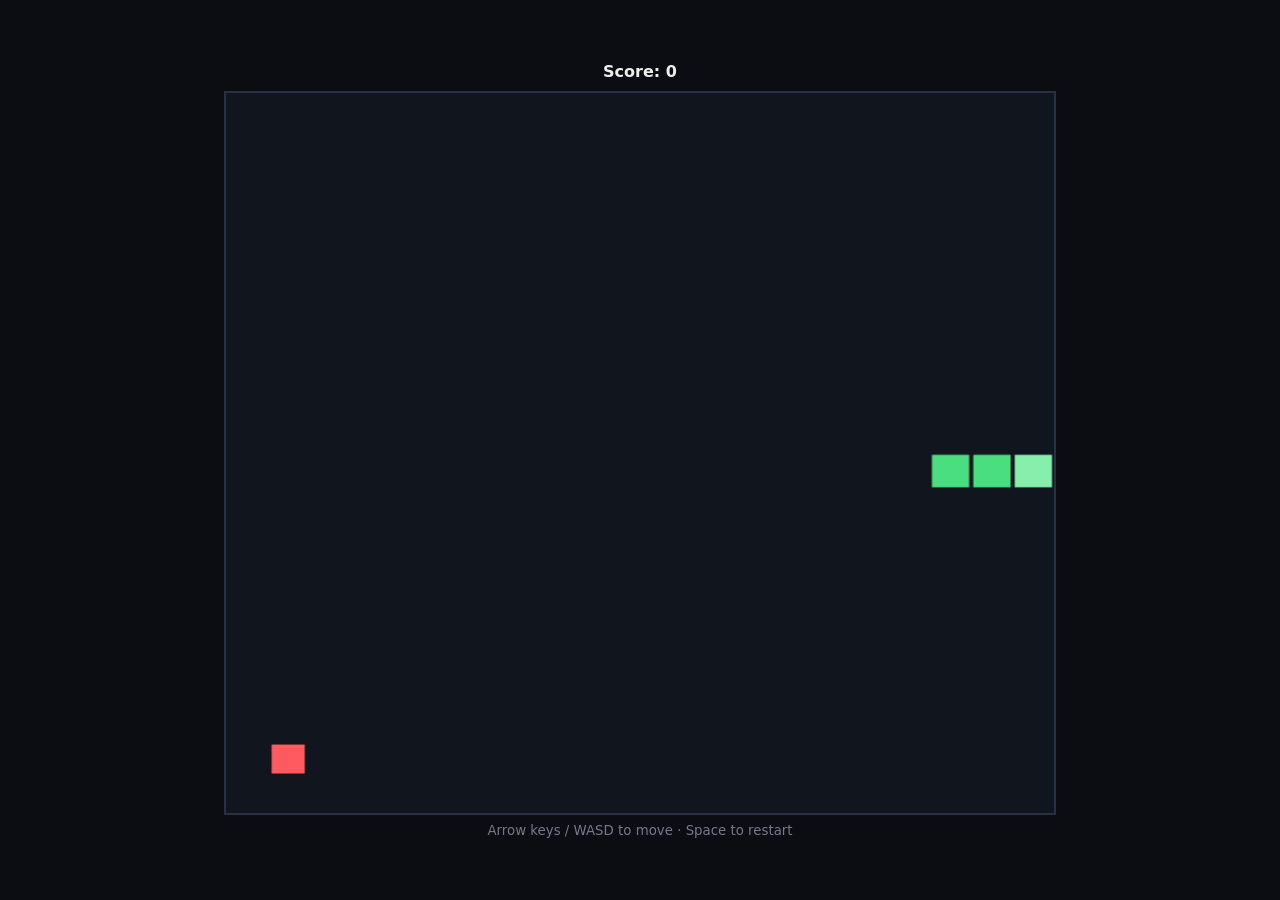
<file: games/snake/index.html>
<!DOCTYPE html>
<html><head><meta charset="utf-8"><meta name="viewport" content="width=device-width,initial-scale=1">
<title>Snake</title>
<style>
html,body{margin:0;height:100%;background:#0b0d12;color:#eee;font-family:system-ui,sans-serif;display:flex;flex-direction:column;align-items:center;justify-content:center}
canvas{background:#11151d;border:2px solid #263042;max-width:92vmin;max-height:80vmin;width:92vmin;height:auto;aspect-ratio:1}
#s{margin-bottom:10px;font-weight:700}
small{color:#778;margin-top:8px}
</style></head><body>
<div id="s">Score: 0</div>
<canvas id="c" width="400" height="400"></canvas>
<small>Arrow keys / WASD to move &middot; Space to restart</small>
<script>
const c=document.getElementById('c'),x=c.getContext('2d'),N=20,S=c.width/N;
let snake,dir,next,food,score,dead,timer;
function reset(){snake=[{x:10,y:10},{x:9,y:10},{x:8,y:10}];dir=next={x:1,y:0};score=0;dead=false;place();clearInterval(timer);timer=setInterval(tick,110);}
function place(){do{food={x:Math.random()*N|0,y:Math.random()*N|0}}while(snake.some(p=>p.x==food.x&&p.y==food.y))}
function tick(){
  dir=next;const h={x:snake[0].x+dir.x,y:snake[0].y+dir.y};
  if(h.x<0||h.y<0||h.x>=N||h.y>=N||snake.some(p=>p.x==h.x&&p.y==h.y)){dead=true;clearInterval(timer);draw();return}
  snake.unshift(h);
  if(h.x==food.x&&h.y==food.y){score++;place()}else snake.pop();
  draw();
}
function draw(){
  x.fillStyle='#11151d';x.fillRect(0,0,c.width,c.height);
  x.fillStyle='#ff5a5f';x.fillRect(food.x*S+2,food.y*S+2,S-4,S-4);
  snake.forEach((p,i)=>{x.fillStyle=i?'#4ade80':'#86efac';x.fillRect(p.x*S+1,p.y*S+1,S-2,S-2)});
  document.getElementById('s').textContent='Score: '+score+(dead?'  — Game over':'');
}
addEventListener('keydown',e=>{
  const k=e.key.toLowerCase();
  const m={arrowup:[0,-1],w:[0,-1],arrowdown:[0,1],s:[0,1],arrowleft:[-1,0],a:[-1,0],arrowright:[1,0],d:[1,0]}[k];
  if(m&&!(m[0]==-dir.x&&m[1]==-dir.y)){next={x:m[0],y:m[1]};e.preventDefault()}
  if(k==' '){reset();e.preventDefault()}
});
reset();
</script></body></html>
</file>
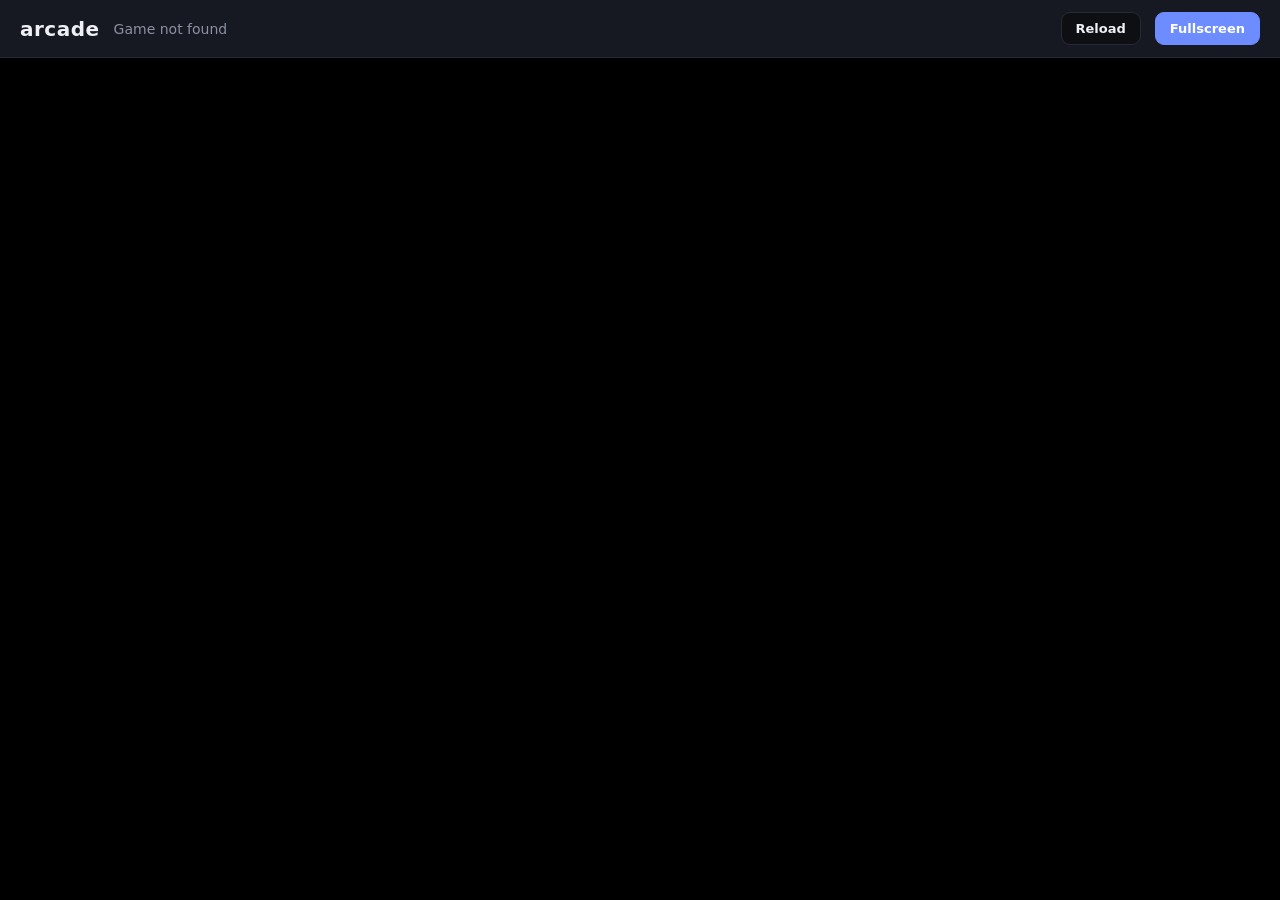
<file: play.html>
<!DOCTYPE html>
<html lang="en">
<head>
<meta charset="UTF-8">
<meta name="viewport" content="width=device-width, initial-scale=1">
<title>Arcade</title>
<link rel="stylesheet" href="style.css">
</head>
<body class="play">
<header class="bar">
  <a class="logo" href="index.html">arcade</a>
  <span id="name" class="gname"></span>
  <div class="spacer"></div>
  <button id="reload" class="btn">Reload</button>
  <button id="full" class="btn primary">Fullscreen</button>
</header>
<div class="stage">
  <iframe id="frame" allow="fullscreen; autoplay; gamepad; clipboard-write" allowfullscreen></iframe>
</div>

<script>
const id = new URLSearchParams(location.search).get('g');
const frame = document.getElementById('frame');
fetch('games.json').then(r => r.json()).then(games => {
  const g = games.find(x => x.id === id);
  if (!g) { document.getElementById('name').textContent = 'Game not found'; return; }
  document.title = g.title + ' - Arcade';
  document.getElementById('name').textContent = g.title;
  // "url" lets you point at an external page; otherwise use the local folder.
  frame.src = g.url || ('games/' + g.id + '/index.html');
  frame.addEventListener('load', () => { try { frame.contentWindow.focus(); } catch (e) {} });
});
document.getElementById('full').onclick = () => (frame.requestFullscreen || frame.webkitRequestFullscreen).call(frame);
document.getElementById('reload').onclick = () => { frame.src = frame.src; };
</script>
</body>
</html>
</file>
<file: style.css>
:root{--bg:#0e0f13;--panel:#171922;--line:#262a37;--txt:#eef0f6;--mut:#8b90a3;--acc:#6c8cff}
*{box-sizing:border-box}
html,body{margin:0;height:100%}
body{background:var(--bg);color:var(--txt);font-family:system-ui,-apple-system,"Segoe UI",Roboto,sans-serif}
a{color:inherit;text-decoration:none}
.bar{display:flex;align-items:center;gap:14px;padding:12px 20px;border-bottom:1px solid var(--line);background:var(--panel);position:sticky;top:0;z-index:5}
.logo{font-weight:800;font-size:20px;letter-spacing:.5px}
.search{margin-left:auto;width:min(320px,50%);background:var(--bg);border:1px solid var(--line);border-radius:10px;color:var(--txt);padding:9px 14px;font-size:14px;outline:none}
.search:focus{border-color:var(--acc)}
main{max-width:1100px;margin:0 auto;padding:24px 20px 60px}
.hero h1{margin:8px 0 4px;font-size:32px}
.hero p{margin:0 0 24px;color:var(--mut)}
.grid{display:grid;grid-template-columns:repeat(auto-fill,minmax(180px,1fr));gap:16px}
.card{background:var(--panel);border:1px solid var(--line);border-radius:14px;overflow:hidden;transition:transform .12s,border-color .12s}
.card:hover{transform:translateY(-3px);border-color:var(--acc)}
.thumb{aspect-ratio:4/3;display:grid;place-items:center;font-size:48px;font-weight:800;color:var(--acc);background:#11131a}
.thumb img{width:100%;height:100%;object-fit:cover;display:block}
.title{padding:11px 13px;font-weight:600;font-size:14px}
.empty{color:var(--mut);text-align:center;margin-top:40px}
/* play page */
body.play{display:flex;flex-direction:column;height:100vh}
.gname{color:var(--mut);font-size:14px}
.spacer{flex:1}
.btn{background:var(--bg);color:var(--txt);border:1px solid var(--line);border-radius:9px;padding:8px 14px;font:600 13px system-ui;cursor:pointer}
.btn:hover{border-color:var(--acc)}
.btn.primary{background:var(--acc);border-color:var(--acc);color:#fff}
.stage{flex:1;min-height:0;background:#000}
.stage iframe{width:100%;height:100%;border:0;display:block}
</file>
<file: games/2048/style/main.css>
@import url(fonts/clear-sans.css);
html, body {
  margin: 0;
  padding: 0;
  background: #faf8ef;
  color: #776e65;
  font-family: "Clear Sans", "Helvetica Neue", Arial, sans-serif;
  font-size: 18px; }

body {
  margin: 80px 0; }

.heading:after {
  content: "";
  display: block;
  clear: both; }

h1.title {
  font-size: 80px;
  font-weight: bold;
  margin: 0;
  display: block;
  float: left; }

@-webkit-keyframes move-up {
  0% {
    top: 25px;
    opacity: 1; }

  100% {
    top: -50px;
    opacity: 0; } }
@-moz-keyframes move-up {
  0% {
    top: 25px;
    opacity: 1; }

  100% {
    top: -50px;
    opacity: 0; } }
@keyframes move-up {
  0% {
    top: 25px;
    opacity: 1; }

  100% {
    top: -50px;
    opacity: 0; } }
.scores-container {
  float: right;
  text-align: right; }

.score-container, .best-container {
  position: relative;
  display: inline-block;
  background: #bbada0;
  padding: 15px 25px;
  font-size: 25px;
  height: 25px;
  line-height: 47px;
  font-weight: bold;
  border-radius: 3px;
  color: white;
  margin-top: 8px;
  text-align: center; }
  .score-container:after, .best-container:after {
    position: absolute;
    width: 100%;
    top: 10px;
    left: 0;
    text-transform: uppercase;
    font-size: 13px;
    line-height: 13px;
    text-align: center;
    color: #eee4da; }
  .score-container .score-addition, .best-container .score-addition {
    position: absolute;
    right: 30px;
    color: red;
    font-size: 25px;
    line-height: 25px;
    font-weight: bold;
    color: rgba(119, 110, 101, 0.9);
    z-index: 100;
    -webkit-animation: move-up 600ms ease-in;
    -moz-animation: move-up 600ms ease-in;
    animation: move-up 600ms ease-in;
    -webkit-animation-fill-mode: both;
    -moz-animation-fill-mode: both;
    animation-fill-mode: both; }

.score-container:after {
  content: "Score"; }

.best-container:after {
  content: "Best"; }

p {
  margin-top: 0;
  margin-bottom: 10px;
  line-height: 1.65; }

a {
  color: #776e65;
  font-weight: bold;
  text-decoration: underline;
  cursor: pointer; }

strong.important {
  text-transform: uppercase; }

hr {
  border: none;
  border-bottom: 1px solid #d8d4d0;
  margin-top: 20px;
  margin-bottom: 30px; }

.container {
  width: 500px;
  margin: 0 auto; }

@-webkit-keyframes fade-in {
  0% {
    opacity: 0; }

  100% {
    opacity: 1; } }
@-moz-keyframes fade-in {
  0% {
    opacity: 0; }

  100% {
    opacity: 1; } }
@keyframes fade-in {
  0% {
    opacity: 0; }

  100% {
    opacity: 1; } }
.game-container {
  margin-top: 40px;
  position: relative;
  padding: 15px;
  cursor: default;
  -webkit-touch-callout: none;
  -ms-touch-callout: none;
  -webkit-user-select: none;
  -moz-user-select: none;
  -ms-user-select: none;
  -ms-touch-action: none;
  touch-action: none;
  background: #bbada0;
  border-radius: 6px;
  width: 500px;
  height: 500px;
  -webkit-box-sizing: border-box;
  -moz-box-sizing: border-box;
  box-sizing: border-box; }
  .game-container .game-message {
    display: none;
    position: absolute;
    top: 0;
    right: 0;
    bottom: 0;
    left: 0;
    background: rgba(238, 228, 218, 0.5);
    z-index: 100;
    text-align: center;
    -webkit-animation: fade-in 800ms ease 1200ms;
    -moz-animation: fade-in 800ms ease 1200ms;
    animation: fade-in 800ms ease 1200ms;
    -webkit-animation-fill-mode: both;
    -moz-animation-fill-mode: both;
    animation-fill-mode: both; }
    .game-container .game-message p {
      font-size: 60px;
      font-weight: bold;
      height: 60px;
      line-height: 60px;
      margin-top: 222px; }
    .game-container .game-message .lower {
      display: block;
      margin-top: 59px; }
    .game-container .game-message a {
      display: inline-block;
      background: #8f7a66;
      border-radius: 3px;
      padding: 0 20px;
      text-decoration: none;
      color: #f9f6f2;
      height: 40px;
      line-height: 42px;
      margin-left: 9px; }
      .game-container .game-message a.keep-playing-button {
        display: none; }
    .game-container .game-message.game-won {
      background: rgba(237, 194, 46, 0.5);
      color: #f9f6f2; }
      .game-container .game-message.game-won a.keep-playing-button {
        display: inline-block; }
    .game-container .game-message.game-won, .game-container .game-message.game-over {
      display: block; }

.grid-container {
  position: absolute;
  z-index: 1; }

.grid-row {
  margin-bottom: 15px; }
  .grid-row:last-child {
    margin-bottom: 0; }
  .grid-row:after {
    content: "";
    display: block;
    clear: both; }

.grid-cell {
  width: 106.25px;
  height: 106.25px;
  margin-right: 15px;
  float: left;
  border-radius: 3px;
  background: rgba(238, 228, 218, 0.35); }
  .grid-cell:last-child {
    margin-right: 0; }

.tile-container {
  position: absolute;
  z-index: 2; }

.tile, .tile .tile-inner {
  width: 107px;
  height: 107px;
  line-height: 107px; }
.tile.tile-position-1-1 {
  -webkit-transform: translate(0px, 0px);
  -moz-transform: translate(0px, 0px);
  -ms-transform: translate(0px, 0px);
  transform: translate(0px, 0px); }
.tile.tile-position-1-2 {
  -webkit-transform: translate(0px, 121px);
  -moz-transform: translate(0px, 121px);
  -ms-transform: translate(0px, 121px);
  transform: translate(0px, 121px); }
.tile.tile-position-1-3 {
  -webkit-transform: translate(0px, 242px);
  -moz-transform: translate(0px, 242px);
  -ms-transform: translate(0px, 242px);
  transform: translate(0px, 242px); }
.tile.tile-position-1-4 {
  -webkit-transform: translate(0px, 363px);
  -moz-transform: translate(0px, 363px);
  -ms-transform: translate(0px, 363px);
  transform: translate(0px, 363px); }
.tile.tile-position-2-1 {
  -webkit-transform: translate(121px, 0px);
  -moz-transform: translate(121px, 0px);
  -ms-transform: translate(121px, 0px);
  transform: translate(121px, 0px); }
.tile.tile-position-2-2 {
  -webkit-transform: translate(121px, 121px);
  -moz-transform: translate(121px, 121px);
  -ms-transform: translate(121px, 121px);
  transform: translate(121px, 121px); }
.tile.tile-position-2-3 {
  -webkit-transform: translate(121px, 242px);
  -moz-transform: translate(121px, 242px);
  -ms-transform: translate(121px, 242px);
  transform: translate(121px, 242px); }
.tile.tile-position-2-4 {
  -webkit-transform: translate(121px, 363px);
  -moz-transform: translate(121px, 363px);
  -ms-transform: translate(121px, 363px);
  transform: translate(121px, 363px); }
.tile.tile-position-3-1 {
  -webkit-transform: translate(242px, 0px);
  -moz-transform: translate(242px, 0px);
  -ms-transform: translate(242px, 0px);
  transform: translate(242px, 0px); }
.tile.tile-position-3-2 {
  -webkit-transform: translate(242px, 121px);
  -moz-transform: translate(242px, 121px);
  -ms-transform: translate(242px, 121px);
  transform: translate(242px, 121px); }
.tile.tile-position-3-3 {
  -webkit-transform: translate(242px, 242px);
  -moz-transform: translate(242px, 242px);
  -ms-transform: translate(242px, 242px);
  transform: translate(242px, 242px); }
.tile.tile-position-3-4 {
  -webkit-transform: translate(242px, 363px);
  -moz-transform: translate(242px, 363px);
  -ms-transform: translate(242px, 363px);
  transform: translate(242px, 363px); }
.tile.tile-position-4-1 {
  -webkit-transform: translate(363px, 0px);
  -moz-transform: translate(363px, 0px);
  -ms-transform: translate(363px, 0px);
  transform: translate(363px, 0px); }
.tile.tile-position-4-2 {
  -webkit-transform: translate(363px, 121px);
  -moz-transform: translate(363px, 121px);
  -ms-transform: translate(363px, 121px);
  transform: translate(363px, 121px); }
.tile.tile-position-4-3 {
  -webkit-transform: translate(363px, 242px);
  -moz-transform: translate(363px, 242px);
  -ms-transform: translate(363px, 242px);
  transform: translate(363px, 242px); }
.tile.tile-position-4-4 {
  -webkit-transform: translate(363px, 363px);
  -moz-transform: translate(363px, 363px);
  -ms-transform: translate(363px, 363px);
  transform: translate(363px, 363px); }

.tile {
  position: absolute;
  -webkit-transition: 100ms ease-in-out;
  -moz-transition: 100ms ease-in-out;
  transition: 100ms ease-in-out;
  -webkit-transition-property: -webkit-transform;
  -moz-transition-property: -moz-transform;
  transition-property: transform; }
  .tile .tile-inner {
    border-radius: 3px;
    background: #eee4da;
    text-align: center;
    font-weight: bold;
    z-index: 10;
    font-size: 55px; }
  .tile.tile-2 .tile-inner {
    background: #eee4da;
    box-shadow: 0 0 30px 10px rgba(243, 215, 116, 0), inset 0 0 0 1px rgba(255, 255, 255, 0); }
  .tile.tile-4 .tile-inner {
    background: #ede0c8;
    box-shadow: 0 0 30px 10px rgba(243, 215, 116, 0), inset 0 0 0 1px rgba(255, 255, 255, 0); }
  .tile.tile-8 .tile-inner {
    color: #f9f6f2;
    background: #f2b179; }
  .tile.tile-16 .tile-inner {
    color: #f9f6f2;
    background: #f59563; }
  .tile.tile-32 .tile-inner {
    color: #f9f6f2;
    background: #f67c5f; }
  .tile.tile-64 .tile-inner {
    color: #f9f6f2;
    background: #f65e3b; }
  .tile.tile-128 .tile-inner {
    color: #f9f6f2;
    background: #edcf72;
    box-shadow: 0 0 30px 10px rgba(243, 215, 116, 0.2381), inset 0 0 0 1px rgba(255, 255, 255, 0.14286);
    font-size: 45px; }
    @media screen and (max-width: 520px) {
      .tile.tile-128 .tile-inner {
        font-size: 25px; } }
  .tile.tile-256 .tile-inner {
    color: #f9f6f2;
    background: #edcc61;
    box-shadow: 0 0 30px 10px rgba(243, 215, 116, 0.31746), inset 0 0 0 1px rgba(255, 255, 255, 0.19048);
    font-size: 45px; }
    @media screen and (max-width: 520px) {
      .tile.tile-256 .tile-inner {
        font-size: 25px; } }
  .tile.tile-512 .tile-inner {
    color: #f9f6f2;
    background: #edc850;
    box-shadow: 0 0 30px 10px rgba(243, 215, 116, 0.39683), inset 0 0 0 1px rgba(255, 255, 255, 0.2381);
    font-size: 45px; }
    @media screen and (max-width: 520px) {
      .tile.tile-512 .tile-inner {
        font-size: 25px; } }
  .tile.tile-1024 .tile-inner {
    color: #f9f6f2;
    background: #edc53f;
    box-shadow: 0 0 30px 10px rgba(243, 215, 116, 0.47619), inset 0 0 0 1px rgba(255, 255, 255, 0.28571);
    font-size: 35px; }
    @media screen and (max-width: 520px) {
      .tile.tile-1024 .tile-inner {
        font-size: 15px; } }
  .tile.tile-2048 .tile-inner {
    color: #f9f6f2;
    background: #edc22e;
    box-shadow: 0 0 30px 10px rgba(243, 215, 116, 0.55556), inset 0 0 0 1px rgba(255, 255, 255, 0.33333);
    font-size: 35px; }
    @media screen and (max-width: 520px) {
      .tile.tile-2048 .tile-inner {
        font-size: 15px; } }
  .tile.tile-super .tile-inner {
    color: #f9f6f2;
    background: #3c3a32;
    font-size: 30px; }
    @media screen and (max-width: 520px) {
      .tile.tile-super .tile-inner {
        font-size: 10px; } }

@-webkit-keyframes appear {
  0% {
    opacity: 0;
    -webkit-transform: scale(0);
    -moz-transform: scale(0);
    -ms-transform: scale(0);
    transform: scale(0); }

  100% {
    opacity: 1;
    -webkit-transform: scale(1);
    -moz-transform: scale(1);
    -ms-transform: scale(1);
    transform: scale(1); } }
@-moz-keyframes appear {
  0% {
    opacity: 0;
    -webkit-transform: scale(0);
    -moz-transform: scale(0);
    -ms-transform: scale(0);
    transform: scale(0); }

  100% {
    opacity: 1;
    -webkit-transform: scale(1);
    -moz-transform: scale(1);
    -ms-transform: scale(1);
    transform: scale(1); } }
@keyframes appear {
  0% {
    opacity: 0;
    -webkit-transform: scale(0);
    -moz-transform: scale(0);
    -ms-transform: scale(0);
    transform: scale(0); }

  100% {
    opacity: 1;
    -webkit-transform: scale(1);
    -moz-transform: scale(1);
    -ms-transform: scale(1);
    transform: scale(1); } }
.tile-new .tile-inner {
  -webkit-animation: appear 200ms ease 100ms;
  -moz-animation: appear 200ms ease 100ms;
  animation: appear 200ms ease 100ms;
  -webkit-animation-fill-mode: backwards;
  -moz-animation-fill-mode: backwards;
  animation-fill-mode: backwards; }

@-webkit-keyframes pop {
  0% {
    -webkit-transform: scale(0);
    -moz-transform: scale(0);
    -ms-transform: scale(0);
    transform: scale(0); }

  50% {
    -webkit-transform: scale(1.2);
    -moz-transform: scale(1.2);
    -ms-transform: scale(1.2);
    transform: scale(1.2); }

  100% {
    -webkit-transform: scale(1);
    -moz-transform: scale(1);
    -ms-transform: scale(1);
    transform: scale(1); } }
@-moz-keyframes pop {
  0% {
    -webkit-transform: scale(0);
    -moz-transform: scale(0);
    -ms-transform: scale(0);
    transform: scale(0); }

  50% {
    -webkit-transform: scale(1.2);
    -moz-transform: scale(1.2);
    -ms-transform: scale(1.2);
    transform: scale(1.2); }

  100% {
    -webkit-transform: scale(1);
    -moz-transform: scale(1);
    -ms-transform: scale(1);
    transform: scale(1); } }
@keyframes pop {
  0% {
    -webkit-transform: scale(0);
    -moz-transform: scale(0);
    -ms-transform: scale(0);
    transform: scale(0); }

  50% {
    -webkit-transform: scale(1.2);
    -moz-transform: scale(1.2);
    -ms-transform: scale(1.2);
    transform: scale(1.2); }

  100% {
    -webkit-transform: scale(1);
    -moz-transform: scale(1);
    -ms-transform: scale(1);
    transform: scale(1); } }
.tile-merged .tile-inner {
  z-index: 20;
  -webkit-animation: pop 200ms ease 100ms;
  -moz-animation: pop 200ms ease 100ms;
  animation: pop 200ms ease 100ms;
  -webkit-animation-fill-mode: backwards;
  -moz-animation-fill-mode: backwards;
  animation-fill-mode: backwards; }

.above-game:after {
  content: "";
  display: block;
  clear: both; }

.game-intro {
  float: left;
  line-height: 42px;
  margin-bottom: 0; }

.restart-button {
  display: inline-block;
  background: #8f7a66;
  border-radius: 3px;
  padding: 0 20px;
  text-decoration: none;
  color: #f9f6f2;
  height: 40px;
  line-height: 42px;
  display: block;
  text-align: center;
  float: right; }

.game-explanation {
  margin-top: 50px; }

@media screen and (max-width: 520px) {
  html, body {
    font-size: 15px; }

  body {
    margin: 20px 0;
    padding: 0 20px; }

  h1.title {
    font-size: 27px;
    margin-top: 15px; }

  .container {
    width: 280px;
    margin: 0 auto; }

  .score-container, .best-container {
    margin-top: 0;
    padding: 15px 10px;
    min-width: 40px; }

  .heading {
    margin-bottom: 10px; }

  .game-intro {
    width: 55%;
    display: block;
    box-sizing: border-box;
    line-height: 1.65; }

  .restart-button {
    width: 42%;
    padding: 0;
    display: block;
    box-sizing: border-box;
    margin-top: 2px; }

  .game-container {
    margin-top: 17px;
    position: relative;
    padding: 10px;
    cursor: default;
    -webkit-touch-callout: none;
    -ms-touch-callout: none;
    -webkit-user-select: none;
    -moz-user-select: none;
    -ms-user-select: none;
    -ms-touch-action: none;
    touch-action: none;
    background: #bbada0;
    border-radius: 6px;
    width: 280px;
    height: 280px;
    -webkit-box-sizing: border-box;
    -moz-box-sizing: border-box;
    box-sizing: border-box; }
    .game-container .game-message {
      display: none;
      position: absolute;
      top: 0;
      right: 0;
      bottom: 0;
      left: 0;
      background: rgba(238, 228, 218, 0.5);
      z-index: 100;
      text-align: center;
      -webkit-animation: fade-in 800ms ease 1200ms;
      -moz-animation: fade-in 800ms ease 1200ms;
      animation: fade-in 800ms ease 1200ms;
      -webkit-animation-fill-mode: both;
      -moz-animation-fill-mode: both;
      animation-fill-mode: both; }
      .game-container .game-message p {
        font-size: 60px;
        font-weight: bold;
        height: 60px;
        line-height: 60px;
        margin-top: 222px; }
      .game-container .game-message .lower {
        display: block;
        margin-top: 59px; }
      .game-container .game-message a {
        display: inline-block;
        background: #8f7a66;
        border-radius: 3px;
        padding: 0 20px;
        text-decoration: none;
        color: #f9f6f2;
        height: 40px;
        line-height: 42px;
        margin-left: 9px; }
        .game-container .game-message a.keep-playing-button {
          display: none; }
      .game-container .game-message.game-won {
        background: rgba(237, 194, 46, 0.5);
        color: #f9f6f2; }
        .game-container .game-message.game-won a.keep-playing-button {
          display: inline-block; }
      .game-container .game-message.game-won, .game-container .game-message.game-over {
        display: block; }

  .grid-container {
    position: absolute;
    z-index: 1; }

  .grid-row {
    margin-bottom: 10px; }
    .grid-row:last-child {
      margin-bottom: 0; }
    .grid-row:after {
      content: "";
      display: block;
      clear: both; }

  .grid-cell {
    width: 57.5px;
    height: 57.5px;
    margin-right: 10px;
    float: left;
    border-radius: 3px;
    background: rgba(238, 228, 218, 0.35); }
    .grid-cell:last-child {
      margin-right: 0; }

  .tile-container {
    position: absolute;
    z-index: 2; }

  .tile, .tile .tile-inner {
    width: 58px;
    height: 58px;
    line-height: 58px; }
  .tile.tile-position-1-1 {
    -webkit-transform: translate(0px, 0px);
    -moz-transform: translate(0px, 0px);
    -ms-transform: translate(0px, 0px);
    transform: translate(0px, 0px); }
  .tile.tile-position-1-2 {
    -webkit-transform: translate(0px, 67px);
    -moz-transform: translate(0px, 67px);
    -ms-transform: translate(0px, 67px);
    transform: translate(0px, 67px); }
  .tile.tile-position-1-3 {
    -webkit-transform: translate(0px, 135px);
    -moz-transform: translate(0px, 135px);
    -ms-transform: translate(0px, 135px);
    transform: translate(0px, 135px); }
  .tile.tile-position-1-4 {
    -webkit-transform: translate(0px, 202px);
    -moz-transform: translate(0px, 202px);
    -ms-transform: translate(0px, 202px);
    transform: translate(0px, 202px); }
  .tile.tile-position-2-1 {
    -webkit-transform: translate(67px, 0px);
    -moz-transform: translate(67px, 0px);
    -ms-transform: translate(67px, 0px);
    transform: translate(67px, 0px); }
  .tile.tile-position-2-2 {
    -webkit-transform: translate(67px, 67px);
    -moz-transform: translate(67px, 67px);
    -ms-transform: translate(67px, 67px);
    transform: translate(67px, 67px); }
  .tile.tile-position-2-3 {
    -webkit-transform: translate(67px, 135px);
    -moz-transform: translate(67px, 135px);
    -ms-transform: translate(67px, 135px);
    transform: translate(67px, 135px); }
  .tile.tile-position-2-4 {
    -webkit-transform: translate(67px, 202px);
    -moz-transform: translate(67px, 202px);
    -ms-transform: translate(67px, 202px);
    transform: translate(67px, 202px); }
  .tile.tile-position-3-1 {
    -webkit-transform: translate(135px, 0px);
    -moz-transform: translate(135px, 0px);
    -ms-transform: translate(135px, 0px);
    transform: translate(135px, 0px); }
  .tile.tile-position-3-2 {
    -webkit-transform: translate(135px, 67px);
    -moz-transform: translate(135px, 67px);
    -ms-transform: translate(135px, 67px);
    transform: translate(135px, 67px); }
  .tile.tile-position-3-3 {
    -webkit-transform: translate(135px, 135px);
    -moz-transform: translate(135px, 135px);
    -ms-transform: translate(135px, 135px);
    transform: translate(135px, 135px); }
  .tile.tile-position-3-4 {
    -webkit-transform: translate(135px, 202px);
    -moz-transform: translate(135px, 202px);
    -ms-transform: translate(135px, 202px);
    transform: translate(135px, 202px); }
  .tile.tile-position-4-1 {
    -webkit-transform: translate(202px, 0px);
    -moz-transform: translate(202px, 0px);
    -ms-transform: translate(202px, 0px);
    transform: translate(202px, 0px); }
  .tile.tile-position-4-2 {
    -webkit-transform: translate(202px, 67px);
    -moz-transform: translate(202px, 67px);
    -ms-transform: translate(202px, 67px);
    transform: translate(202px, 67px); }
  .tile.tile-position-4-3 {
    -webkit-transform: translate(202px, 135px);
    -moz-transform: translate(202px, 135px);
    -ms-transform: translate(202px, 135px);
    transform: translate(202px, 135px); }
  .tile.tile-position-4-4 {
    -webkit-transform: translate(202px, 202px);
    -moz-transform: translate(202px, 202px);
    -ms-transform: translate(202px, 202px);
    transform: translate(202px, 202px); }

  .tile .tile-inner {
    font-size: 35px; }

  .game-message p {
    font-size: 30px !important;
    height: 30px !important;
    line-height: 30px !important;
    margin-top: 90px !important; }
  .game-message .lower {
    margin-top: 30px !important; } }
</file>
<file: games/door/css/index.css>
body{
	margin:0;

	font-family: Helvetica, Arial, sans-serif;
	font-weight: 100;

	overflow: hidden;

}
canvas{
	float:left;
	margin-right: 20px;
}
#whole_container{
	position: absolute;
	width: 100%; height: 100%;
	top:0px;
	-webkit-transition: top 1s ease-in-out;
	-moz-transition: top 1s ease-in-out;
	-ms-transition: top 1s ease-in-out;
	transition: top 1s ease-in-out;
}
#screen_one, #screen_two, #screen_three{
	width:100%; height:100%;
	position: relative;
}
#screen_one{
	background-color: #bbb;
	background-image: url(intro.png);
	background-repeat: no-repeat;
	background-position: 50% 50%;
}
#screen_two{
	background:#333;
}
#screen_three{
	background:#fff;

}
#canvas_container{
	width:940px;
	height:380px;
	position: absolute;
	margin:auto;
	top:0; left:0; right:0; bottom:0;
	background-image: url(levels_bg.png);
	background-repeat: no-repeat;
}

#valentines_text, #rewind_text, #replay_text{
	display: none;
	position: absolute;
	bottom:0;
	width:100%;
	height:50px;
	color:#666;
	font-size: 30px;
	text-align: center;
	letter-spacing: 0px;

	-webkit-transition: letter-spacing 5s ease-out;
	-moz-transition: letter-spacing 5s ease-out;
	-ms-transition: letter-spacing 5s ease-out;
	transition: letter-spacing 5s ease-out;

}
#rewind_text, #replay_text{
	color: #ccc;
	letter-spacing: 2px;
	/*text-align: left;*/
}
#end_container{
	width: 800px;
	height: 550px;
	margin: auto;
	position: absolute;
	top: 0;
	bottom: 0;
	left: 0;
	right: 0;
	font-size: 25px;

	text-align: center;
}
#support{
	font-size: 30px;
	color:#fff;
	background:#ff7f29;
	padding: 10px;
	width:320px;
	border-radius: 10px;
	margin: 10px auto;
	cursor: pointer;

	position: relative;
	top: 0px;

	text-decoration: none;
	
	-webkit-transition: all 0.1s ease-out;
	-moz-transition: all 0.1s ease-out;
	-ms-transition: all 0.1s ease-out;
	transition: all 0.1s ease-out;

}
#support:hover{
	background: #ffce87;
	top: -3px;
}
input#your_message{
	display: block;
	width: 100%;
	font-size: 30px;
	padding: 5px;
	border: 2px solid #ddd;
	margin: 5px 0 40px 0;

	color: #666;
	padding-top: 8px;

	font-family: Helvetica, Arial, sans-serif;
	font-weight: 100;

	text-align: center;
}
input#your_link{
	display: block;
	width: 100%;
	font-size: 15px;
	padding: 5px;
	background: #ddd;
	border:none;
	margin: 5px 0 40px 0;

	color: #666;

	font-family: Helvetica, Arial, sans-serif;
	font-weight: 100;

	text-align: center;
}
#share{
	width:330px;
	margin:5px auto;
	height:50px;
	margin-bottom: 30px;
}
#share > div{
	float: left;
	width: 50px; height: 50px;
	margin-right: 5px;

	opacity: 0.25;
	position: relative;
	top:0;
	cursor: pointer;

	-webkit-transition: all 0.1s ease-out;
	-moz-transition: all 0.1s ease-out;
	-ms-transition: all 0.1s ease-out;
	transition: all 0.1s ease-out;

}
#share > div:hover{
	opacity: 0.7;
	top:-3px;
}
#share_facebook{
	background: url(../icons/facebook.png);
}
#share_twitter{
	background: url(../icons/twitter.png);
}
#share_plus{
	background: url(../icons/plus.png);
}
#share_tumblr{
	background: url(../icons/tumblr.png);
}
#share_reddit{
	background: url(../icons/reddit.png);
}
#share_stumbleupon{
	background: url(../icons/stumbleupon.png);
	margin-right: 0px;
}
#bottom{
	font-size: 17px;
	position: absolute;
	bottom: 10px;
	right: 10px;
	color: #999;
}
#bottom a{
	color: #aaa;
}
#bottom a:hover{
	color: #ccc;
}

#loading{
	position: fixed;
	top:0; left:0;

	width:100%;
	height: 100%;

	background: #333;
	color: #fff;
	font-size: 30px;
	letter-spacing: 5px;
	text-align:center;

	z-index: 1;
}
#loading > div{
	position: absolute;
	margin: auto;
	top:0; left:0; right:0; bottom:0;
	width:100%; height:50px;
}
</file>
<file: games/hextris/style/style.css>
* {
	-webkit-touch-callout:none;
	-webkit-user-select:none;
	-khtml-user-select:none;
	-moz-user-select:none;
	-ms-user-select:none;
	user-select:none;
	padding:0;
	margin:0;
	-webkit-tap-highlight-color:rgba(0,0,0,0);
}
#HIGHSCORE {
	position:absolute;
	left:50%;
	width:250px;
	overflow:visible;
	margin-left:-175px;
	font-family:Exo;

}
#container {
	color:#232323;
	position:absolute;
	left:50%;
	top:calc(50%);
	text-align:center;
	transform:translate(-50%, -50%);
	font-family:Exo;
	-webkit-transform:translate(-50%, -50%);
	-moz-transform:translate(-50%, -50%);
	-ms-transform:translate(-50%, -50%);
    display:none;
}
.tweet {
	font-size:2rem;
	color:#4099FF;
}
@media only screen and (min-device-width:320px) and (max-device-width:480px) {
	.tweet{
		font-size:1rem;
	}
}
a {
	color:#232323;
}
.navbar {
	width:80%;
	margin:0 auto;
	padding:2.5vmin 0;
	text-align:center;
}
.navbar li {
	display:inline-block;
	text-align:center;
	width:calc(33% - 1.25vmin);
}

#title {
	color:#ecf0f1;
	font-size:6vmin;
}

#score {
	font-size:4vmin;
	text-align:center;
	width:30%;
}

#highscores {
	text-align:center;
	list-style:none;
}

.not-visible {
	display:none;
}

button {
	color:#ecf0f1;
	background-color:rgba(0,0,0,0);
	border:0;
}

button:focus {
	outline:0;
}

#openSideBar {
	position:fixed;
	margin-top:6px;
	width:72px;
	height:72px;
	margin-left:11px;
	z-index:3003;
	color:#232323;
	cursor:pointer;
	top:0;
	left:0;

}


#pauseBtn {
	display:none;
	position:fixed;
	margin-bottom:7px;
	width:72px;
	height:72px;
	margin-right:11px;
	z-index:3000;
	color:#232323;
	cursor:pointer;
	right:0;
	bottom:0;
	z-index:99;
}

#restartBtn {
	display:none;
	position:fixed;
	margin-bottom:7px;
	width:72px;
	height:72px;
	margin-left:11px;
	z-index:3000;
	color:#232323;
	cursor:pointer;
	bottom:0;
	z-index:99;
}
#startBtn {
	position:absolute;
	left:40%;
	top:38%;
	height:25%;
	width:25%;
	z-index:99999999;
	cursor:pointer;
}

#helpScreen {
	height:100%;
	width:100%;
	z-index:3001;
	position:fixed;
	top:0;
	margin:0;
	font-size:15px;
	text-align:center;
	display:none;
	color:#232323;
	background-color:rgba(236,240,241,1);
}

#colorBlindBtn {
	position:absolute;
	width:120px;
	height:20px;
	z-index:9999;
	left:47%;
	top:65%;
	font-size:15px;
	text-align:center;
	color:#232323;
	cursor:pointer;
}

#inst_main_body {
	padding:0px;
	font-size:1.2em;
	left:50%;
	top:50%;
	position: absolute;
	text-align:left;
	max-width:400px;
	/*margin-top:30px;*/
	transform:translate(-50%, -50%);
	-webkit-transform:translate(-50%, -50%);
	-moz-transform:translate(-50%, -50%);
	-ms-transform:translate(-50%, -50%);
}

#inst_main_body > a {
	font-weight:bold;
}

#inst_main_body > hr {
	width:100%;
	color:#232323;
	background-color:#232323;
	height:1px;
	border:0;
}

#inst_main_body > p {
	margin-bottom:15px;
}

#instructions_head {
	text-align:center;
	font-size:1.5em;
	padding-bottom:4px;
}


#highScoreInGameTextHeader {
	color: #bdc3c7;
	width:100%;
}

#highScoreInGameText {
	position: absolute;
	top:10px;
	text-align: center;
	width:200px;
	left:50%;
	margin-left:-100px;
}

#currentHighScore {
	color: #2c3e50;
	width:100%;
	margin-top: -5px;
	font-size:2em;
}

@media only screen and (max-device-width:480px) {
	#helpScreen {
		position:fixed;
		top:2px;
		padding-top:20px;
		margin:0;
		width:100%;
		height:100%;
		font-size:13px;
		text-align:center;
	}
	#inst_main_body {
		width:calc(100% - 70px);
		transform:translate(-50%, -50%);
		-webkit-transform:translate(-50%, -50%);
		-moz-transform:translate(-50%, -50%);
		-ms-transform:translate(-50%, -50%);
	}
	#instructions_head {
		padding-left:0%;
	}
	#openSideBar{
		width:60px;
		height:60px;
	}
	#pauseBtn {
		width:60px;
		height:60px;
	}
	#restartBtn {
		width:60px;
		height:60px;
	}
}

.overlay {
	position:absolute;
	height:20%;
	width:100%;
	left:50%;
	top:50%;
	margin-left:-50%;
	margin-top:-10%;
	z-index:3000;
	color:#232323;
	text-align:center;
}

.helpText {
	z-index:3001;
}

.centeredHeader {
	font-size:5vw; 
	text-align:center;
	line-height:4rem;
}

.centeredSubHeader {
	font-size:2.2rem; 
	line-height:1em;
	text-align:center;
}

.centeredSubSubHeader {
	font-size:1.4rem; 
	text-align:center;
}

#buttonCont {
	position:absolute; 
	left:50%;
	width:310px;
	margin-left:-8px;
	transform:translate(-50%, 0%);
	-webkit-transform:translate(-50%, 0%);
	-moz-transform:translate(-50%, 0%);
	-ms-transform:translate(-50%, 0%);
}

@media only screen and (orientation:landscape) {
	#buttonCont {
		bottom:calc(50vh - 19vh - 36px);
	}
	#container {
		top:calc(50vh - 11vh);
	}
}

@media only screen and (orientation:portrait) {
	#buttonCont {
		bottom:calc(50vh - 19vw - 36px);
	}
	#container {
		top:calc(50vh - 11vw);
	}
}

@media only screen and (min-device-width:320px) and (max-device-width:600px) {
	.centeredHeader {
		font-size:2rem; 
		text-align:center;
		line-height:0.6rem;
	}

	.centeredSubHeader {
		font-size:1rem; 
		text-align:center;
	}

	.overlay {
		margin-top:-20%;
	}

	#buttonCont {
		width:280px;
	}

	@media only screen and (orientation:landscape) {
		#buttonCont {
			bottom:119px;
		}
	}

	@media only screen and (orientation:portrait) {
		#buttonCont {
			bottom:119px;
		}
	}
}
.blur {
	opacity:0.1;
}

* {
	padding:0;
	margin:0;
}

body {
	color:#ecf0f1;
	font-family:'Exo', sans-serif;
	background-color:#ecf0f1;
}

#clickToExit {
	cursor:pointer;
}

#canvas {
	transition:all 0.5s ease;
	position:absolute;
	left:0;
	right:0;
	height:100%;
	width:100%;
	background-color:#ecf0f1;
	z-index:0;
}
#title {
	z-index:99;
	margin-top:20px;
	color:#2c3e50;
}

#gameoverscreen {
	/*display:none;*/
}

#restart{
	display:none;
	cursor:pointer !important;
	margin:0;
	padding:0;
	bottom:15px;
	position:absolute;
	left:calc(50% - 124px);
	transform:translate(-50%, 0%);
	-webkit-transform:translate(-50%, 0%);
	-moz-transform:translate(-50%, 0%);
	-ms-transform:translate(-50%, 0%);
	margin-bottom:-3.5px;
}

#socialShare{
	display:none;
	margin:0;
	padding:0;
	bottom:0;
	margin-bottom: 6.5px;
	position:absolute;
	left:calc(50% + 30px);
	transform:translate(-50%, 0%);
	-webkit-transform:translate(-50%, 0%);
	-moz-transform:translate(-50%, 0%);
	-ms-transform:translate(-50%, 0%);
    padding-bottom: 2px;
}

.unselectable {
	-webkit-touch-callout:none;
	-webkit-user-select:none;
	-khtml-user-select:none;
	-moz-user-select:none;
	-ms-user-select:none;
	user-select:none;
}
#afterhr {
	margin:0;
	padding:0;
	margin-bottom:-10px;
	padding-bottom:-10px;
}
body {
	overflow:hidden;
}
#gameoverscreen {
	padding:8px;
}
@font-face {
	font-family:Exo;
	font-weight:light;
	src:url("./fonts/Exo2-ExtraLight.otf") format("opentype");
}

@font-face {
	font-family:Exo;
	src:url("./fonts/Exo2-Regular.otf") format("opentype");
}

@font-face {
	font-family:Exo;
	font-weight:bold;
	src:url("./fonts/Exo2-SemiBold.otf") format("opentype");
}

.GOTitle {
	font-weight:bold;
	font-size:24.2000px;
}

.scoreNum {
	font-weight:normal ! important;
}

#cScore {
	font-size:60.5000px;
	font-weight:light;
	margin-bottom:5px;
	margin-top:-10px;
}

#highScoresTitle {
	margin-bottom:2px;
}

.score {
	font-weight:light;
	line-height:18px;
}




#bottomContainer {
	position:absolute;
	width:100%;
	bottom:0px;
}

#androidBadge {
	position:absolute;
	height:41px;
	margin-top:5px;
	left:calc(50% - 66px);
	transform:translate(calc(-50% - 4px), -1px);
	-webkit-transform:translate(calc(-50% - 4px), -1px);
	-moz-transform:translate(calc(-50% - 4px), -1px);
	-ms-transform:translate(calc(-50% - 4px), -1px);
}

#iOSBadge {
	margin-top:5px;
	position:absolute;
	left:calc(50% + 65px);
	transform:translate(calc(-50% - 4px), 0%);
	-webkit-transform:translate(calc(-50% - 4px), 0%);
	-moz-transform:translate(calc(-50% - 4px), 0%);
	-ms-transform:translate(calc(-50% - 4px), 0%);
}

#authors {
	position:absolute;
	width:200px;
	bottom:0px;
	left:50%;
	transform:translate(-50%, 0%);
	-webkit-transform:translate(-50%, 0%);
	-moz-transform:translate(-50%, 0%);
	-ms-transform:translate(-50%, 0%);
}
</file>
<file: games/hextris/style/rrssb.css>
.rrssb-buttons{box-sizing:border-box;font-family:"Helvetica Neue",Helvetica,Arial,sans-serif;height:36px;margin:0;padding:0;width:100%}.rrssb-buttons li{box-sizing:border-box;float:left;height:100%;line-height:13px;list-style:none;margin:0;padding:0 2px}.rrssb-buttons li.rrssb-email a{background-color:#0a88ff}.rrssb-buttons li.rrssb-email a:hover{background-color:#006ed6}.rrssb-buttons li.rrssb-facebook a{background-color:#306199}.rrssb-buttons li.rrssb-facebook a:hover{background-color:#244872}.rrssb-buttons li.rrssb-tumblr a{background-color:#32506d}.rrssb-buttons li.rrssb-tumblr a:hover{background-color:#22364a}.rrssb-buttons li.rrssb-linkedin a{background-color:#007bb6}.rrssb-buttons li.rrssb-linkedin a:hover{background-color:#005983}.rrssb-buttons li.rrssb-twitter a{background-color:#26c4f1}.rrssb-buttons li.rrssb-twitter a:hover{background-color:#0eaad6}.rrssb-buttons li.rrssb-googleplus a{background-color:#e93f2e}.rrssb-buttons li.rrssb-googleplus a:hover{background-color:#ce2616}.rrssb-buttons li.rrssb-youtube a{background-color:#df1c31}.rrssb-buttons li.rrssb-youtube a:hover{background-color:#b21627}.rrssb-buttons li.rrssb-reddit a{background-color:#8bbbe3}.rrssb-buttons li.rrssb-reddit a:hover{background-color:#62a3d9}.rrssb-buttons li.rrssb-pinterest a{background-color:#b81621}.rrssb-buttons li.rrssb-pinterest a:hover{background-color:#8a1119}.rrssb-buttons li.rrssb-pocket a{background-color:#ed4054}.rrssb-buttons li.rrssb-pocket a:hover{background-color:#e4162d}.rrssb-buttons li.rrssb-github a{background-color:#444}.rrssb-buttons li.rrssb-github a:hover{background-color:#2b2b2b}.rrssb-buttons li.rrssb-instagram a{background-color:#517fa4}.rrssb-buttons li.rrssb-instagram a:hover{background-color:#406582}.rrssb-buttons li.rrssb-delicious a{background-color:#0B79E5}.rrssb-buttons li.rrssb-delicious a:hover{background-color:#095fb4}.rrssb-buttons li.rrssb-vk a{background-color:#4d71a9}.rrssb-buttons li.rrssb-vk a:hover{background-color:#3d5a86}.rrssb-buttons li.rrssb-hackernews a{background-color:#f60}.rrssb-buttons li.rrssb-hackernews a:hover{background-color:#cc5200}.rrssb-buttons li a{background-color:#ccc;border-radius:2px;box-sizing:border-box;display:block;font-size:11px;-moz-osx-font-smoothing:grayscale;-webkit-font-smoothing:antialiased;font-weight:700;height:100%;padding:11px 7px 12px 27px;position:relative;text-align:center;text-decoration:none;text-transform:uppercase;-webkit-transition:background-color .2s ease-in-out;transition:background-color .2s ease-in-out;width:100%}.rrssb-buttons li a .rrssb-icon{display:block;left:10px;padding-top:9px;position:absolute;top:0;width:10%}.rrssb-buttons li a .rrssb-icon svg{height:17px;width:17px}.rrssb-buttons li a .rrssb-icon svg path,.rrssb-buttons li a .rrssb-icon svg polygon{fill:#fff}.rrssb-buttons li a .rrssb-text{color:#fff}.rrssb-buttons li a:active{box-shadow:inset 1px 3px 15px 0 rgba(22,0,0,.25)}.rrssb-buttons li.small a{padding:0}.rrssb-buttons li.small a .rrssb-icon{left:auto;margin:0 auto;overflow:hidden;position:relative;top:auto;width:100%}.rrssb-buttons li.small a .rrssb-text{visibility:hidden}.rrssb-buttons.large-format,.rrssb-buttons.large-format li{height:auto}.rrssb-buttons.large-format li:first-child:nth-last-child(1) a{font-size:20px;font-size:4vw}.rrssb-buttons.large-format li:first-child:nth-last-child(2) a,.rrssb-buttons.large-format li:first-child:nth-last-child(2)~li a{font-size:16px;font-size:2vw}.rrssb-buttons.large-format li:first-child:nth-last-child(3) a,.rrssb-buttons.large-format li:first-child:nth-last-child(3)~li a{font-size:14px;font-size:1.7vw}.rrssb-buttons.large-format li:first-child:nth-last-child(4) a,.rrssb-buttons.large-format li:first-child:nth-last-child(4)~li a{font-size:13px;font-size:1.4vw}.rrssb-buttons.large-format li:first-child:nth-last-child(5) a,.rrssb-buttons.large-format li:first-child:nth-last-child(5)~li a{font-size:13px;font-size:1.2vw}.rrssb-buttons.large-format li:first-child:nth-last-child(6) a,.rrssb-buttons.large-format li:first-child:nth-last-child(6)~li a{font-size:12px;font-size:1.05vw}.rrssb-buttons.large-format li:first-child:nth-last-child(7) a,.rrssb-buttons.large-format li:first-child:nth-last-child(7)~li a{font-size:11px;font-size:.9vw}.rrssb-buttons.large-format li:first-child:nth-last-child(8) a,.rrssb-buttons.large-format li:first-child:nth-last-child(8)~li a{font-size:11px;font-size:.8vw}.rrssb-buttons.large-format li:first-child:nth-last-child(9) a,.rrssb-buttons.large-format li:first-child:nth-last-child(9)~li a{font-size:11px;font-size:.7vw}.rrssb-buttons.large-format li:first-child:nth-last-child(10) a,.rrssb-buttons.large-format li:first-child:nth-last-child(10)~li a{font-size:11px;font-size:.6vw}.rrssb-buttons.large-format li:first-child:nth-last-child(11) a,.rrssb-buttons.large-format li:first-child:nth-last-child(11)~li a{font-size:11px;font-size:.5vw}.rrssb-buttons.large-format li a{-webkit-backface-visibility:hidden;backface-visibility:hidden;border-radius:.2em;padding:8.5% 0 8.5% 12%}.rrssb-buttons.large-format li a .rrssb-icon{height:100%;left:7%;padding-top:0;width:12%}.rrssb-buttons.large-format li a .rrssb-icon svg{height:100%;position:absolute;top:0;width:100%}.rrssb-buttons.large-format li a .rrssb-text{-webkit-backface-visibility:hidden;backface-visibility:hidden}.rrssb-buttons.small-format{padding-top:5px}.rrssb-buttons.small-format li{height:80%;padding:0 1px}.rrssb-buttons.small-format li a .rrssb-icon{height:100%;padding-top:0}.rrssb-buttons.small-format li a .rrssb-icon svg{height:48%;position:relative;top:6px;width:80%}.rrssb-buttons.tiny-format{height:22px;position:relative}.rrssb-buttons.tiny-format li{padding-right:7px}.rrssb-buttons.tiny-format li a{background-color:transparent;padding:0}.rrssb-buttons.tiny-format li a .rrssb-icon svg{height:70%;width:100%}.rrssb-buttons.tiny-format li a:active,.rrssb-buttons.tiny-format li a:hover{background-color:transparent}.rrssb-buttons.tiny-format li.rrssb-email a .rrssb-icon svg path,.rrssb-buttons.tiny-format li.rrssb-email a .rrssb-icon svg polygon{fill:#0a88ff}.rrssb-buttons.tiny-format li.rrssb-email a .rrssb-icon:hover .rrssb-icon svg path,.rrssb-buttons.tiny-format li.rrssb-email a .rrssb-icon:hover .rrssb-icon svg polygon{fill:#0054a3}.rrssb-buttons.tiny-format li.rrssb-facebook a .rrssb-icon svg path,.rrssb-buttons.tiny-format li.rrssb-facebook a .rrssb-icon svg polygon{fill:#306199}.rrssb-buttons.tiny-format li.rrssb-facebook a .rrssb-icon:hover .rrssb-icon svg path,.rrssb-buttons.tiny-format li.rrssb-facebook a .rrssb-icon:hover .rrssb-icon svg polygon{fill:#18304b}.rrssb-buttons.tiny-format li.rrssb-tumblr a .rrssb-icon svg path,.rrssb-buttons.tiny-format li.rrssb-tumblr a .rrssb-icon svg polygon{fill:#32506d}.rrssb-buttons.tiny-format li.rrssb-tumblr a .rrssb-icon:hover .rrssb-icon svg path,.rrssb-buttons.tiny-format li.rrssb-tumblr a .rrssb-icon:hover .rrssb-icon svg polygon{fill:#121d27}.rrssb-buttons.tiny-format li.rrssb-linkedin a .rrssb-icon svg path,.rrssb-buttons.tiny-format li.rrssb-linkedin a .rrssb-icon svg polygon{fill:#007bb6}.rrssb-buttons.tiny-format li.rrssb-linkedin a .rrssb-icon:hover .rrssb-icon svg path,.rrssb-buttons.tiny-format li.rrssb-linkedin a .rrssb-icon:hover .rrssb-icon svg polygon{fill:#003650}.rrssb-buttons.tiny-format li.rrssb-twitter a .rrssb-icon svg path,.rrssb-buttons.tiny-format li.rrssb-twitter a .rrssb-icon svg polygon{fill:#26c4f1}.rrssb-buttons.tiny-format li.rrssb-twitter a .rrssb-icon:hover .rrssb-icon svg path,.rrssb-buttons.tiny-format li.rrssb-twitter a .rrssb-icon:hover .rrssb-icon svg polygon{fill:#0b84a6}.rrssb-buttons.tiny-format li.rrssb-googleplus a .rrssb-icon svg path,.rrssb-buttons.tiny-format li.rrssb-googleplus a .rrssb-icon svg polygon{fill:#e93f2e}.rrssb-buttons.tiny-format li.rrssb-googleplus a .rrssb-icon:hover .rrssb-icon svg path,.rrssb-buttons.tiny-format li.rrssb-googleplus a .rrssb-icon:hover .rrssb-icon svg polygon{fill:#a01e11}.rrssb-buttons.tiny-format li.rrssb-youtube a .rrssb-icon svg path,.rrssb-buttons.tiny-format li.rrssb-youtube a .rrssb-icon svg polygon{fill:#df1c31}.rrssb-buttons.tiny-format li.rrssb-youtube a .rrssb-icon:hover .rrssb-icon svg path,.rrssb-buttons.tiny-format li.rrssb-youtube a .rrssb-icon:hover .rrssb-icon svg polygon{fill:#84111d}.rrssb-buttons.tiny-format li.rrssb-reddit a .rrssb-icon svg path,.rrssb-buttons.tiny-format li.rrssb-reddit a .rrssb-icon svg polygon{fill:#8bbbe3}.rrssb-buttons.tiny-format li.rrssb-reddit a .rrssb-icon:hover .rrssb-icon svg path,.rrssb-buttons.tiny-format li.rrssb-reddit a .rrssb-icon:hover .rrssb-icon svg polygon{fill:#398bcf}.rrssb-buttons.tiny-format li.rrssb-pinterest a .rrssb-icon svg path,.rrssb-buttons.tiny-format li.rrssb-pinterest a .rrssb-icon svg polygon{fill:#b81621}.rrssb-buttons.tiny-format li.rrssb-pinterest a .rrssb-icon:hover .rrssb-icon svg path,.rrssb-buttons.tiny-format li.rrssb-pinterest a .rrssb-icon:hover .rrssb-icon svg polygon{fill:#5d0b11}.rrssb-buttons.tiny-format li.rrssb-pocket a .rrssb-icon svg path,.rrssb-buttons.tiny-format li.rrssb-pocket a .rrssb-icon svg polygon{fill:#ed4054}.rrssb-buttons.tiny-format li.rrssb-pocket a .rrssb-icon:hover .rrssb-icon svg path,.rrssb-buttons.tiny-format li.rrssb-pocket a .rrssb-icon:hover .rrssb-icon svg polygon{fill:#b61124}.rrssb-buttons.tiny-format li.rrssb-github a .rrssb-icon svg path,.rrssb-buttons.tiny-format li.rrssb-github a .rrssb-icon svg polygon{fill:#444}.rrssb-buttons.tiny-format li.rrssb-github a .rrssb-icon:hover .rrssb-icon svg path,.rrssb-buttons.tiny-format li.rrssb-github a .rrssb-icon:hover .rrssb-icon svg polygon{fill:#111}.rrssb-buttons.tiny-format li.rrssb-instagram a .rrssb-icon svg path,.rrssb-buttons.tiny-format li.rrssb-instagram a .rrssb-icon svg polygon{fill:#517fa4}.rrssb-buttons.tiny-format li.rrssb-instagram a .rrssb-icon:hover .rrssb-icon svg path,.rrssb-buttons.tiny-format li.rrssb-instagram a .rrssb-icon:hover .rrssb-icon svg polygon{fill:#2f4a60}.rrssb-buttons.tiny-format li.rrssb-delicious a .rrssb-icon svg path,.rrssb-buttons.tiny-format li.rrssb-delicious a .rrssb-icon svg polygon{fill:#0B79E5}.rrssb-buttons.tiny-format li.rrssb-delicious a .rrssb-icon:hover .rrssb-icon svg path,.rrssb-buttons.tiny-format li.rrssb-delicious a .rrssb-icon:hover .rrssb-icon svg polygon{fill:#064684}.rrssb-buttons.tiny-format li.rrssb-vk a .rrssb-icon svg path,.rrssb-buttons.tiny-format li.rrssb-vk a .rrssb-icon svg polygon{fill:#4d71a9}.rrssb-buttons.tiny-format li.rrssb-vk a .rrssb-icon:hover .rrssb-icon svg path,.rrssb-buttons.tiny-format li.rrssb-vk a .rrssb-icon:hover .rrssb-icon svg polygon{fill:#2d4263}.rrssb-buttons.tiny-format li.rrssb-hackernews a .rrssb-icon svg path,.rrssb-buttons.tiny-format li.rrssb-hackernews a .rrssb-icon svg polygon{fill:#f60}.rrssb-buttons.tiny-format li.rrssb-hackernews a .rrssb-icon:hover .rrssb-icon svg path,.rrssb-buttons.tiny-format li.rrssb-hackernews a .rrssb-icon:hover .rrssb-icon svg polygon{fill:#993d00}
</file>
